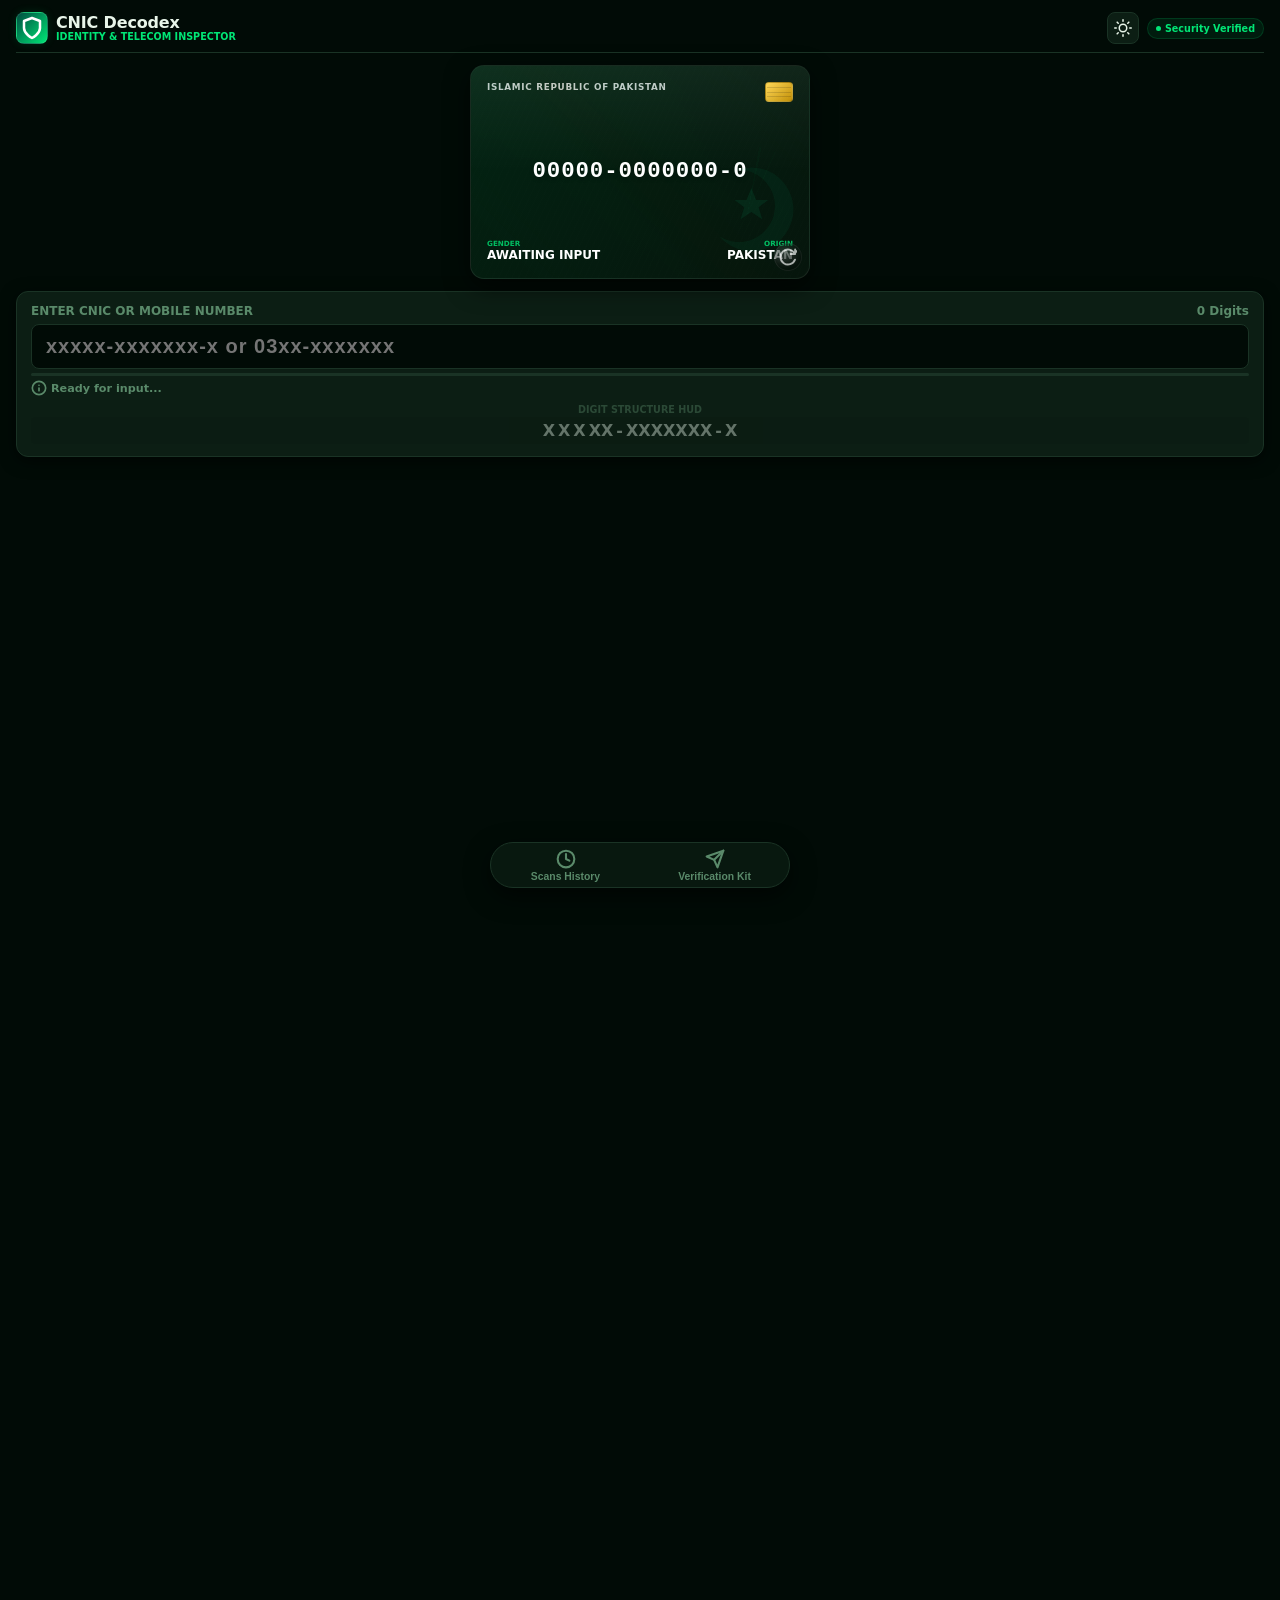
<file: app/src/main/assets/index.html>
<!DOCTYPE html>
<html lang="en">
<head>
  <meta charset="UTF-8">
  <meta name="viewport" content="width=device-width, initial-scale=1.0, maximum-scale=1.0, user-scalable=no">
  <title>PakCNIC Decodex - Identity & Telecom Inspector</title>
  <link rel="stylesheet" href="style.css">
  <!-- Native Bridge for Haptics & Audio -->
  <script>
    window.NativeBridge = {
      haptic: (type) => { if(window.AndroidBridge && window.AndroidBridge.haptic) window.AndroidBridge.haptic(type); }
    };
  </script>
</head>
<body class="dark-theme">
  <!-- Toast Notifications Container -->
  <div id="toast-container" class="toast-container"></div>

  <div class="app-container">
    
    <!-- Top Header -->
    <header>
      <div class="logo-container">
        <div class="logo-badge">
          <svg viewBox="0 0 24 24" width="24" height="24" fill="none" stroke="currentColor" stroke-width="2.5" stroke-linecap="round" stroke-linejoin="round">
            <path d="M12 22s8-4 8-10V5l-8-3-8 3v7c0 6 8 10 8 10z"/>
          </svg>
        </div>
        <div class="logo-text">
          <h1>CNIC Decodex</h1>
          <p>Identity & Telecom Inspector</p>
        </div>
      </div>
      
      <!-- Theme Switcher & Status Badge -->
      <div class="header-right">
        <button id="theme-toggle" class="theme-toggle-btn" aria-label="Toggle visual theme">
          <svg id="sun-icon" viewBox="0 0 24 24" width="18" height="18" fill="none" stroke="currentColor" stroke-width="2" stroke-linecap="round" stroke-linejoin="round">
            <circle cx="12" cy="12" r="5"/><line x1="12" y1="1" x2="12" y2="3"/><line x1="12" y1="21" x2="12" y2="23"/><line x1="4.22" y1="4.22" x2="5.64" y2="5.64"/><line x1="18.36" y1="18.36" x2="19.78" y2="19.78"/><line x1="1" y1="12" x2="3" y2="12"/><line x1="21" y1="12" x2="23" y2="12"/><line x1="4.22" y1="19.78" x2="5.64" y2="18.36"/><line x1="18.36" y1="5.64" x2="19.78" y2="4.22"/>
          </svg>
          <svg id="moon-icon" viewBox="0 0 24 24" width="18" height="18" fill="none" stroke="currentColor" stroke-width="2" stroke-linecap="round" stroke-linejoin="round" style="display:none;">
            <path d="M21 12.79A9 9 0 1 1 11.21 3 7 7 0 0 0 21 12.79z"/>
          </svg>
        </button>
        <div class="badge-pill">
          <span class="pulse-dot"></span>
          <span>Security Verified</span>
        </div>
      </div>
    </header>

    <!-- Visual Digital Card Mockup (CNIC Front / SIM Back) -->
    <section class="card-visual-wrapper">
      <div class="card-perspective-container">
        <!-- Laser Scan Effect -->
        <div id="laser-scan" class="laser-beam" style="display:none;">
          <div class="laser-glow"></div>
        </div>

        <div class="digital-card-rotator" id="digital-card">
          
          <!-- Front Face: CNIC Card Layout -->
          <div class="card-face card-front">
            <div class="card-glow"></div>
            <div class="card-flag-overlay">
              <svg viewBox="0 0 100 100" width="120" height="120" fill="rgba(16, 185, 129, 0.08)">
                <path d="M50 20 A30 30 0 1 1 35 75 A35 35 0 1 0 50 20 Z"/>
                <polygon points="62,35 66,45 76,45 68,51 71,61 62,55 53,61 56,51 48,45 58,45" fill="rgba(16, 185, 129, 0.12)"/>
              </svg>
            </div>
            
            <div class="card-top">
              <div class="card-label">ISLAMIC REPUBLIC OF PAKISTAN</div>
              <div class="card-chip">
                <div class="chip-line"></div>
                <div class="chip-line"></div>
                <div class="chip-line"></div>
              </div>
            </div>
            
            <div class="card-number" id="card-mock-number">00000-0000000-0</div>
            
            <div class="card-meta-row">
              <div class="card-meta-item">
                <span class="meta-label">GENDER</span>
                <span class="meta-val" id="card-mock-gender">AWAITING INPUT</span>
              </div>
              <div class="card-meta-item" style="text-align: right;">
                <span class="meta-label">ORIGIN</span>
                <span class="meta-val" id="card-mock-district">PAKISTAN</span>
              </div>
            </div>
          </div>
          
          <!-- Back Face: SIM Card / CNIC Back Layout -->
          <div class="card-face card-back">
            <div class="card-glow"></div>
            
            <!-- SIM Card Content (Hidden by default or toggled when entering Mobile Number) -->
            <div id="sim-back-content">
              <div class="card-top">
                <div class="sim-carrier-logo" id="sim-mock-carrier">CARRIER</div>
                <div class="sim-chip-wrapper">
                  <div class="sim-chip-grid">
                    <div class="sim-chip-contact"></div>
                    <div class="sim-chip-contact"></div>
                    <div class="sim-chip-contact"></div>
                    <div class="sim-chip-contact"></div>
                    <div class="sim-chip-contact"></div>
                    <div class="sim-chip-contact"></div>
                  </div>
                </div>
              </div>
              
              <div class="sim-number" id="sim-mock-number">0300-0000000</div>
              
              <div class="sim-meta-row">
                <div class="sim-meta-item">
                  <span class="sim-meta-label">TELECOM REGION</span>
                  <span class="sim-meta-val" id="sim-mock-operator">RESOLVING...</span>
                </div>
                <div class="sim-meta-item" style="text-align: right;">
                  <span class="sim-meta-label">COUNTRY</span>
                  <span class="sim-meta-val">PAKISTAN</span>
                </div>
              </div>
            </div>

            <!-- CNIC Card Back-Side Content (Toggled via double tap/long press in CNIC mode) -->
            <div id="cnic-back-content" style="display: none; height: 100%; flex-direction: column; justify-content: space-between;">
              <div class="magnetic-stripe"></div>
              <div class="signature-panel">
                <span class="auth-signature">AUTHORIZED SIGNATURE</span>
                <div class="sig-line"></div>
              </div>
              <div class="back-text">
                <p>This card is property of the Government of Pakistan.</p>
                <p>If found, please return to the nearest NADRA office.</p>
              </div>
          </div>
          
        </div>

        <!-- Translucent Card Flip Action Button -->
        <button class="flip-btn" id="flip-card-btn" aria-label="Flip card to reveal back details">
          <svg viewBox="0 0 24 24" width="18" height="18" fill="none" stroke="currentColor" stroke-width="2.5" stroke-linecap="round" stroke-linejoin="round">
            <path d="M21.5 2v6h-6M21.34 15.57a10 10 0 1 1-.57-8.38l5.67-5.67"/>
          </svg>
        </button>

      </div>
    </section>

    <!-- Main Workspace (Single Screen Controls) -->
    <main class="control-panel">
      
      <!-- Input Panel HUD -->
      <div class="glass-card input-card">
        <div class="input-panel-header">
          <label for="cnic-input" class="panel-title-label">Enter CNIC or Mobile Number</label>
          <span id="digit-counter" class="digit-counter">0 Digits</span>
        </div>
        
        <div class="search-container">
          <div class="input-wrapper">
            <input 
              type="tel" 
              id="cnic-input" 
              class="cnic-input" 
              placeholder="xxxxx-xxxxxxx-x or 03xx-xxxxxxx" 
              maxlength="15" 
              autocomplete="off"
              aria-label="Identity input field"
            >
            
            <!-- Quick Copy Action Tools -->
            <div class="copy-tools-container" id="copy-tools" style="display:none;">
              <button class="copy-btn" id="btn-copy-formatted" title="Copy Formatted Input">
                <svg viewBox="0 0 24 24" width="18" height="18" fill="none" stroke="currentColor" stroke-width="2" stroke-linecap="round" stroke-linejoin="round">
                  <rect x="9" y="9" width="13" height="13" rx="2" ry="2"/><path d="M5 15H4a2 2 0 0 1-2-2V4a2 2 0 0 1 2-2h9a2 2 0 0 1 2 2v1"/>
                </svg>
                <span>Format</span>
              </button>
              <button class="copy-btn" id="btn-copy-raw" title="Copy Raw Input">
                <svg viewBox="0 0 24 24" width="18" height="18" fill="none" stroke="currentColor" stroke-width="2" stroke-linecap="round" stroke-linejoin="round">
                  <path d="M16 4h2a2 2 0 0 1 2 2v14a2 2 0 0 1-2 2H6a2 2 0 0 1-2-2V6a2 2 0 0 1 2-2h2"/><rect x="8" y="2" width="8" height="4" rx="1" ry="1"/>
                </svg>
                <span>Raw</span>
              </button>
            </div>
          </div>

          <!-- Input Progress Track Indicator -->
          <div class="progress-bar-container">
            <div id="progress-bar" class="progress-bar"></div>
          </div>

          <div id="validation-status" class="validation-badge status-incomplete">
            <svg viewBox="0 0 24 24" width="16" height="16" fill="none" stroke="currentColor" stroke-width="2.5" stroke-linecap="round" stroke-linejoin="round">
              <circle cx="12" cy="12" r="10"/><line x1="12" y1="16" x2="12" y2="12"/><line x1="12" y1="8" x2="12.01" y2="8"/>
            </svg>
            <span>Ready for input...</span>
          </div>
        </div>

        <!-- Interactive Digit Inspector HUD (CNIC structure) -->
        <div class="inspector-hud-wrapper" id="inspector-hud-wrapper">
          <p class="section-micro-title">Digit Structure HUD</p>
          <div id="digit-inspector" class="digit-inspector">
            <span id="i-prov" title="Province Code">X</span>
            <span id="i-div" title="Division Code">X</span>
            <span id="i-dist" title="District Code">X</span>
            <span id="i-sub" title="Tehsil/UC Code">XX</span>
            <span id="i-dash1">-</span>
            <span id="i-fam" title="Family Unit Tracking Code">XXXXXXX</span>
            <span id="i-dash2">-</span>
            <span id="i-gen" title="Gender Designation Digit">X</span>
          </div>
        </div>
      </div>

      <!-- Decoded Results Display Frame -->
      <div id="results-wrapper" class="results-wrapper" style="display: none;">
        
        <!-- Action Row (Share Insights) -->
        <div class="results-header-row">
          <h3 class="results-title">Identity Insights</h3>
          <button id="btn-share-details" class="share-action-btn">
            <svg viewBox="0 0 24 24" width="16" height="16" fill="none" stroke="currentColor" stroke-width="2.5" stroke-linecap="round" stroke-linejoin="round">
              <circle cx="18" cy="5" r="3"/><circle cx="6" cy="12" r="3"/><circle cx="18" cy="19" r="3"/><line x1="8.59" y1="13.51" x2="15.42" y2="17.49"/><line x1="15.41" y1="6.51" x2="8.59" y2="10.49"/>
            </svg>
            <span>Share</span>
          </button>
        </div>

        <!-- A: CNIC Insights Grid -->
        <div class="results-grid" id="cnic-results-grid">
          
          <div class="result-item theme-province" id="card-province">
            <div class="result-label">Province / Territory</div>
            <div id="val-province" class="result-value">-</div>
            <div class="result-desc">Decoded from first digit of the location code block.</div>
          </div>
          
          <div class="result-item theme-division" id="card-division">
            <div class="result-label">Administrative Division</div>
            <div id="val-division" class="result-value">-</div>
            <div class="result-desc">Decoded from second digit.</div>
          </div>
          
          <div class="result-item theme-district" id="card-district">
            <div class="result-label">Registration District</div>
            <div id="val-district" class="result-value">-</div>
            <div class="result-desc">Decoded from third, fourth, and fifth digits.</div>
          </div>
          
          <div class="result-item theme-gender" id="card-gender">
            <div class="result-label">Gender Classification</div>
            <div id="val-gender" class="result-value">-</div>
            <div class="result-desc">Odd terminal digit indicates Male, Even indicates Female.</div>
          </div>
          
          <div class="result-item theme-family full-width-card" id="card-family">
            <div class="result-label">NADRA Family Unit ID</div>
            <div id="val-family" class="result-value">-</div>
            <div class="result-desc">Linking relatives to build family tree registries.</div>
          </div>

          <!-- OSINT Public Record Check Chips -->
          <div class="chip-container full-width-card">
            <a id="btn-osint-cnic" class="action-chip green-chip" href="#" target="_blank">
              <svg viewBox="0 0 24 24" width="14" height="14" fill="none" stroke="currentColor" stroke-width="2.5" stroke-linecap="round" stroke-linejoin="round">
                <circle cx="11" cy="11" r="8"/><line x1="21" y1="21" x2="16.65" y2="16.65"/>
              </svg>
              <span>Scan Public Records</span>
            </a>
          </div>
          
        </div>

        <!-- B: Mobile Operator Insights Grid -->
        <div class="results-grid" id="mobile-results-grid" style="display: none;">
          
          <div class="result-item theme-province full-width-card" id="card-mobile-carrier">
            <div class="result-label">Original Network Operator</div>
            <div id="val-mobile-carrier" class="result-value">-</div>
            <div class="result-desc">Resolved offline via prefix operator database mapping.</div>
          </div>

          <div class="result-item theme-division" id="card-mobile-prefix">
            <div class="result-label">Operator Prefix Code</div>
            <div id="val-mobile-prefix" class="result-value">-</div>
            <div class="result-desc">First 4 digits of the mobile dial code.</div>
          </div>

          <div class="result-item theme-gender" id="card-mobile-mnp">
            <div class="result-label">MNP Notice</div>
            <div class="result-value" style="font-size: 1.1rem; font-weight: bold; color: var(--accent-warm);">Portability Alert</div>
            <div class="result-desc">May be ported. Verify current operator by texting MNP to 667.</div>
          </div>

          <!-- Mobile OSINT Action Chips -->
          <div class="chip-container full-width-card">
            <a id="btn-osint-whatsapp" class="action-chip whatsapp-chip" href="#" target="_blank">
              <svg viewBox="0 0 24 24" width="14" height="14" fill="none" stroke="currentColor" stroke-width="2.5" stroke-linecap="round" stroke-linejoin="round">
                <path d="M21 11.5a8.38 8.38 0 0 1-.9 3.8 8.5 8.5 0 0 1-7.6 4.7 8.38 8.38 0 0 1-3.8-.9L3 21l1.9-5.7a8.38 8.38 0 0 1-.9-3.8 8.5 8.5 0 0 1 4.7-7.6 8.38 8.38 0 0 1 3.8-.9h.5a8.48 8.48 0 0 1 8 8v.5z"/>
              </svg>
              <span>WhatsApp Profile</span>
            </a>
            <a id="btn-osint-spam" class="action-chip spam-chip" href="#" target="_blank">
              <svg viewBox="0 0 24 24" width="14" height="14" fill="none" stroke="currentColor" stroke-width="2.5" stroke-linecap="round" stroke-linejoin="round">
                <path d="M10.29 3.86L1.82 18a2 2 0 0 0 1.71 3h16.94a2 2 0 0 0 1.71-3L13.71 3.86a2 2 0 0 0-3.42 0z"/><line x1="12" y1="9" x2="12" y2="13"/><line x1="12" y1="17" x2="12.01" y2="17"/>
              </svg>
              <span>Spam Reports</span>
            </a>
          </div>

        </div>

      </div>

    </main>

    <!-- Bottom Navigation Bar (Static triggers) -->
    <nav class="bottom-nav">
      <button id="toggle-history" class="nav-item">
        <svg viewBox="0 0 24 24" width="20" height="20" fill="none" stroke="currentColor" stroke-width="2.5" stroke-linecap="round" stroke-linejoin="round">
          <circle cx="12" cy="12" r="10"/><polyline points="12 6 12 12 16 14"/>
        </svg>
        <span>Scans History</span>
      </button>
      <button id="toggle-utilities" class="nav-item">
        <svg viewBox="0 0 24 24" width="20" height="20" fill="none" stroke="currentColor" stroke-width="2.5" stroke-linecap="round" stroke-linejoin="round">
          <line x1="22" y1="2" x2="11" y2="13"/><polygon points="22 2 15 22 11 13 2 9 22 2"/>
        </svg>
        <span>Verification Kit</span>
      </button>
    </nav>

    <!-- Drawer Overlay Panel: Recent Scans History -->
    <div id="drawer-history" class="drawer-overlay drawer-left">
      <div class="drawer-container">
        <div class="drawer-handle" aria-hidden="true"></div>
        <div class="drawer-header">
          <h3>Recent Scans</h3>
          <div class="drawer-actions">
            <button id="btn-clear-history" class="drawer-clear-btn" style="display:none;">Clear</button>
            <button class="drawer-close-btn" data-close="drawer-history">&times;</button>
          </div>
        </div>
        <div class="drawer-body">
          <div class="history-list" id="history-container">
            <div class="history-placeholder">No recent scans stored on this device.</div>
          </div>
        </div>
      </div>
    </div>

    <!-- Drawer Overlay Panel: SMS & Prefix Inquiry Kit -->
    <div id="drawer-utilities" class="drawer-overlay drawer-bottom">
      <div class="drawer-container">
        <div class="drawer-handle" aria-hidden="true"></div>
        <div class="drawer-header">
          <h3>Verification & Inquiry Kit</h3>
          <button class="drawer-close-btn" data-close="drawer-utilities">&times;</button>
        </div>
        <div class="drawer-body scrollable-drawer-body">
          
          <!-- Tab selector for Drawer Utilities -->
          <div class="drawer-tabs">
            <button id="tab-sms" class="drawer-tab-btn active">NADRA SMS Inquiry</button>
            <button id="tab-prefix" class="drawer-tab-btn">Operator Prefix Finder</button>
          </div>

          <!-- Utility Tab 1: SMS Shortcuts -->
          <div id="panel-sms" class="drawer-tab-panel active">
            <p class="drawer-tab-subtitle">Tapping opens prefilled inquiries in your native SMS application.</p>
            
            <div class="sms-list">
              <div class="sms-card">
                <div class="sms-meta">
                  <span class="sms-title">Vote & Polling Station</span>
                  <span class="sms-number">8300</span>
                </div>
                <p class="sms-desc">Verify vote registration details and polling location details.</p>
                <a href="sms:8300" class="sms-action-link">Check Vote</a>
              </div>

              <div class="sms-card">
                <div class="sms-meta">
                  <span class="sms-title">PTA Registered SIMs Count</span>
                  <span class="sms-number">668</span>
                </div>
                <p class="sms-desc">Checks SIM count registered under your identity card number.</p>
                <a href="sms:668" class="sms-action-link">Check SIMs</a>
              </div>

              <div class="sms-card">
                <div class="sms-meta">
                  <span class="sms-title">Family Tree Verification</span>
                  <span class="sms-number">8009</span>
                </div>
                <p class="sms-desc">Verifies details of registered family tree members linked to your unit ID.</p>
                <a href="sms:8009" class="sms-action-link">Verify Family</a>
              </div>

              <div class="sms-card">
                <div class="sms-meta">
                  <span class="sms-title">Identity Registration status</span>
                  <span class="sms-number">7000</span>
                </div>
                <p class="sms-desc">Verifies verification status of the national identity card.</p>
                <a href="sms:7000" class="sms-action-link">Verify ID</a>
              </div>
            </div>
          </div>

          <!-- Utility Tab 2: Telecom Prefix Finder -->
          <div id="panel-prefix" class="drawer-tab-panel">
            <p class="drawer-tab-subtitle">Search or filter Pakistani network operators by dialing prefixes.</p>
            <input type="text" id="prefix-search" class="drawer-search-input" placeholder="Search prefix (e.g., 0300, 0345)...">
            <div id="prefix-list-container" class="prefix-list-container">
              <!-- Dynamically populated prefix finder -->
            </div>
          </div>

        </div>
      </div>
    </div>

  </div>

  <script src="db.js"></script>
  <script src="app.js"></script>
</body>
</html>
</file>
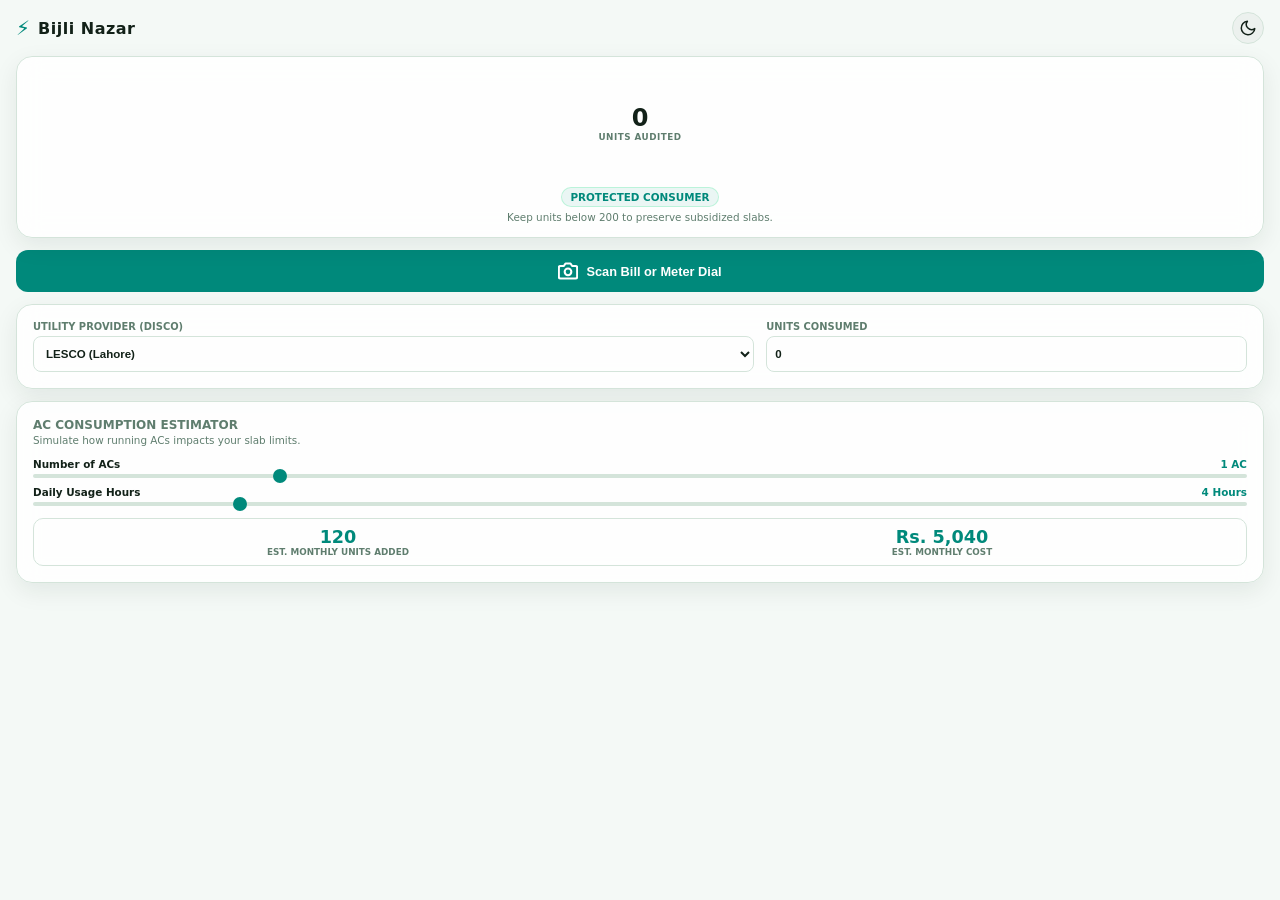
<file: projects/bijli-nazar/app/src/main/assets/index.html>
<!DOCTYPE html>
<html lang="en">
<head>
  <meta charset="UTF-8">
  <meta name="viewport" content="width=device-width, initial-scale=1.0, user-scalable=no">
  <title>Bijli Nazar - Electricity Watch</title>
  <link rel="stylesheet" href="style.css">
</head>
<body>

  <div class="app-container">
    
    <!-- Header Navigation -->
    <header>
      <div class="header-logo">
        <span class="logo-icon">⚡</span>
        <h1>Bijli Nazar</h1>
      </div>
      <div class="header-actions">
        <button id="theme-toggle" class="theme-toggle-btn" aria-label="Toggle theme">
          <svg id="sun-icon" viewBox="0 0 24 24" width="18" height="18" fill="none" stroke="currentColor" stroke-width="2" stroke-linecap="round" stroke-linejoin="round">
            <circle cx="12" cy="12" r="5"/><line x1="12" y1="1" x2="12" y2="3"/><line x1="12" y1="21" x2="12" y2="23"/><line x1="4.22" y1="4.22" x2="5.64" y2="5.64"/><line x1="18.36" y1="18.36" x2="19.78" y2="19.78"/><line x1="1" y1="12" x2="3" y2="12"/><line x1="21" y1="12" x2="23" y2="12"/><line x1="4.22" y1="19.78" x2="5.64" y2="18.36"/><line x1="18.36" y1="5.64" x2="19.78" y2="4.22"/>
          </svg>
          <svg id="moon-icon" viewBox="0 0 24 24" width="18" height="18" fill="none" stroke="currentColor" stroke-width="2" stroke-linecap="round" stroke-linejoin="round" style="display:none;">
            <path d="M21 12.79A9 9 0 1 1 11.21 3 7 7 0 0 0 21 12.79z"/>
          </svg>
        </button>
      </div>
    </header>

    <!-- Main visual dashboard dial: Protected Status Pacing Gauge -->
    <section class="gauge-section">
      <div class="glass-card gauge-card">
        <div class="gauge-wrapper">
          <svg class="gauge-svg" viewBox="0 0 120 120">
            <circle class="gauge-track" cx="60" cy="60" r="50"></circle>
            <circle id="gauge-fill" class="gauge-fill status-protected" cx="60" cy="60" r="50" stroke-dasharray="314.16" stroke-dashoffset="314.16"></circle>
          </svg>
          <div class="gauge-content">
            <span class="gauge-units" id="display-units">0</span>
            <span class="gauge-label">Units Audited</span>
          </div>
        </div>
        
        <div class="gauge-status-label">
          <span id="pacing-badge" class="badge badge-success">Protected Consumer</span>
          <p id="pacing-desc" class="pacing-desc">Keep units below 200 to preserve subsidized slabs.</p>
        </div>
      </div>
    </section>

    <!-- Interactive Workspace (Auditor / Calculator / AC Estimator) -->
    <main class="workspace-area">
      
      <!-- Scan Bill Action Button -->
      <div class="scan-action-container">
        <button id="btn-camera-scan" class="btn btn-scan">
          <svg viewBox="0 0 24 24" width="20" height="20" fill="none" stroke="currentColor" stroke-width="2.5" stroke-linecap="round" stroke-linejoin="round">
            <path d="M23 19a2 2 0 0 1-2 2H3a2 2 0 0 1-2-2V8a2 2 0 0 1 2-2h4l2-3h6l2 3h4a2 2 0 0 1 2 2z"/><circle cx="12" cy="13" r="4"/>
          </svg>
          <span>Scan Bill or Meter Dial</span>
        </button>
      </div>

      <!-- Input Controls Card -->
      <div class="glass-card controls-card">
        <div class="control-grid">
          <div class="input-field">
            <label for="disco-select">Utility Provider (DISCO)</label>
            <select id="disco-select">
              <option value="LESCO">LESCO (Lahore)</option>
              <option value="K-ELECTRIC">K-Electric (Karachi)</option>
              <option value="IESCO">IESCO (Islamabad)</option>
              <option value="MEPCO">MEPCO (Multan)</option>
              <option value="FESCO">FESCO (Faisalabad)</option>
              <option value="PESCO">PESCO (Peshawar)</option>
              <option value="HESCO">HESCO (Hyderabad)</option>
            </select>
          </div>
          <div class="input-field">
            <label for="units-input">Units Consumed</label>
            <input type="number" id="units-input" value="0" min="0" max="9999">
          </div>
        </div>
      </div>

      <!-- Itemized Forensic Audit Grid -->
      <div class="glass-card audit-card" id="audit-results" style="display: none;">
        <h3>Bill Audit Breakdown</h3>
        
        <div class="audit-list">
          <div class="audit-row">
            <span>Base Energy Cost</span>
            <span class="audit-val" id="audit-base">Rs. 0.00</span>
          </div>
          <div class="audit-row">
            <span>FCA / QTA Surcharges</span>
            <span class="audit-val" id="audit-surcharges">Rs. 0.00</span>
          </div>
          <div class="audit-row">
            <span>Government Taxes & Duties</span>
            <span class="audit-val" id="audit-taxes">Rs. 0.00</span>
          </div>
          <div class="audit-row total-row">
            <span>Calculated Bill Total</span>
            <span class="audit-val" id="audit-total">Rs. 0.00</span>
          </div>
        </div>
        <button class="btn btn-primary" id="btn-export-pdf" style="margin-top: 10px; height: 32px; font-size: 0.72rem; width: 100%;">
          📄 Print Audit PDF Report
        </button>

        <div class="discrepancy-panel" id="discrepancy-panel" style="display: none;">
          <div class="discrepancy-header">
            <span class="warning-icon">⚠️</span>
            <h4>Discrepancy Found!</h4>
          </div>
          <p>Your actual bill doesn't match NEPRA approved tariffs. Tap below to draft a dispute letter.</p>
          <button class="btn btn-dispute" id="btn-dispute-draft">Draft Dispute Template</button>
        </div>
      </div>

      <!-- AC Slab Estimator Panel -->
      <div class="glass-card estimator-card">
        <h3>AC Consumption Estimator</h3>
        <p class="section-subtitle">Simulate how running ACs impacts your slab limits.</p>
        
        <div class="slider-field">
          <div class="slider-header">
            <span>Number of ACs</span>
            <span id="ac-count-val">1 AC</span>
          </div>
          <input type="range" id="ac-count-slider" min="0" max="5" value="1">
        </div>

        <div class="slider-field">
          <div class="slider-header">
            <span>Daily Usage Hours</span>
            <span id="ac-hours-val">4 Hours</span>
          </div>
          <input type="range" id="ac-hours-slider" min="0" max="24" value="4">
        </div>

        <div class="estimation-result">
          <div class="est-units">
            <span id="est-units-added">0</span>
            <p>Est. Monthly Units Added</p>
          </div>
          <div class="est-cost">
            <span id="est-cost-added">Rs. 0</span>
            <p>Est. Monthly Cost</p>
          </div>
        </div>
      </div>

    </main>

  </div>

  <script src="db.js"></script>
  <script src="app.js"></script>
</body>
</html>
</file>
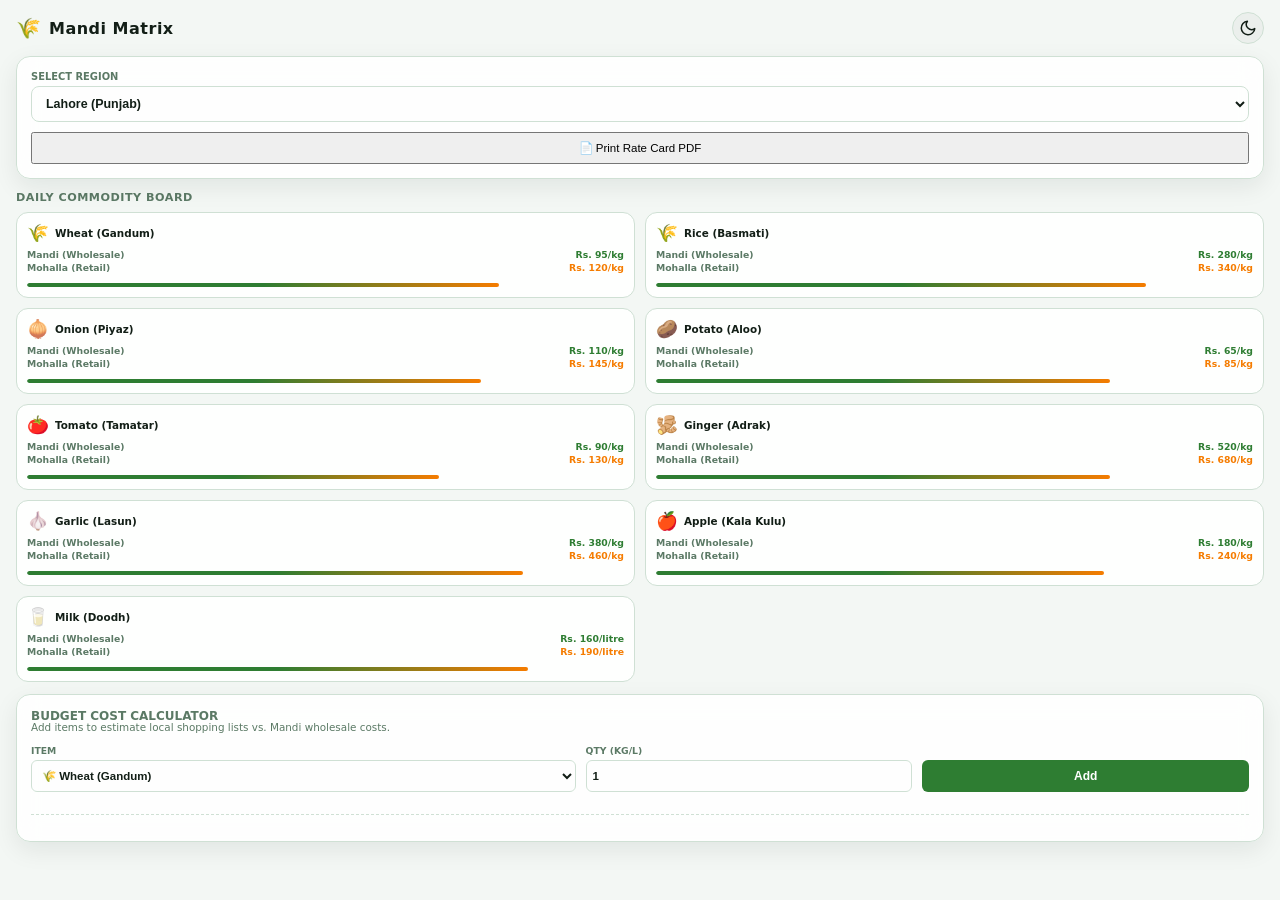
<file: projects/mandi-matrix/app/src/main/assets/index.html>
<!DOCTYPE html>
<html lang="en">
<head>
  <meta charset="UTF-8">
  <meta name="viewport" content="width=device-width, initial-scale=1.0, user-scalable=no">
  <title>Mandi Matrix - Agricultural Commodities</title>
  <link rel="stylesheet" href="style.css">
</head>
<body>

  <div class="app-container">
    
    <!-- Header -->
    <header>
      <div class="header-logo">
        <span class="logo-icon">🌾</span>
        <h1>Mandi Matrix</h1>
      </div>
      <button id="theme-toggle" class="theme-toggle-btn" aria-label="Toggle theme">
        <svg id="sun-icon" viewBox="0 0 24 24" width="18" height="18" fill="none" stroke="currentColor" stroke-width="2" stroke-linecap="round" stroke-linejoin="round">
          <circle cx="12" cy="12" r="5"/><line x1="12" y1="1" x2="12" y2="3"/><line x1="12" y1="21" x2="12" y2="23"/><line x1="4.22" y1="4.22" x2="5.64" y2="5.64"/><line x1="18.36" y1="18.36" x2="19.78" y2="19.78"/><line x1="1" y1="12" x2="3" y2="12"/><line x1="21" y1="12" x2="23" y2="12"/><line x1="4.22" y1="19.78" x2="5.64" y2="18.36"/><line x1="18.36" y1="5.64" x2="19.78" y2="4.22"/>
        </svg>
        <svg id="moon-icon" viewBox="0 0 24 24" width="18" height="18" fill="none" stroke="currentColor" stroke-width="2" stroke-linecap="round" stroke-linejoin="round" style="display:none;">
          <path d="M21 12.79A9 9 0 1 1 11.21 3 7 7 0 0 0 21 12.79z"/>
        </svg>
      </button>
    </header>

    <!-- Filters Section -->
    <section class="filters-card glass-card">
      <div class="filter-row">
        <label for="city-select">Select Region</label>
        <select id="city-select" aria-label="Region selector">
          <option value="Lahore">Lahore (Punjab)</option>
          <option value="Karachi">Karachi (Sindh)</option>
          <option value="Islamabad">Islamabad (Capital)</option>
        </select>
      </div>
      <button class="btn btn-primary" id="btn-export-pdf" style="margin-top: 10px; height: 32px; font-size: 0.72rem; width: 100%;">
        📄 Print Rate Card PDF
      </button>
    </section>

    <!-- Chalkboard Commodity Board -->
    <section class="board-section">
      <h2 class="board-title">Daily Commodity Board</h2>
      <div class="chalkboard-grid" id="rates-grid">
        <!-- Rendered dynamically by app.js -->
      </div>
    </section>

    <!-- Budget Planner Section -->
    <section class="planner-section glass-card">
      <h3>Budget Cost Calculator</h3>
      <p class="section-subtitle">Add items to estimate local shopping lists vs. Mandi wholesale costs.</p>

      <div class="planner-inputs">
        <div class="select-field">
          <label for="crop-add-select">Item</label>
          <select id="crop-add-select" aria-label="Crop selector">
            <!-- Populated dynamically -->
          </select>
        </div>
        <div class="input-field">
          <label for="crop-qty-input">Qty (kg/l)</label>
          <input type="number" id="crop-qty-input" value="1" min="1" max="100">
        </div>
        <button class="btn btn-add" id="btn-add-item">Add</button>
      </div>

      <!-- Itemized list results -->
      <div class="budget-items-list" id="budget-list">
        <!-- Added rows render here -->
      </div>

      <div class="budget-totals" id="budget-totals" style="display: none;">
        <div class="total-col">
          <span class="title">Wholesale Cost</span>
          <span class="cost-val" id="total-wholesale-cost">Rs. 0</span>
        </div>
        <div class="total-col">
          <span class="title">Retail Mohalla Cost</span>
          <span class="cost-val text-alert" id="total-retail-cost">Rs. 0</span>
        </div>
      </div>
    </section>

  </div>

  <script src="db.js"></script>
  <script src="app.js"></script>
</body>
</html>
</file>
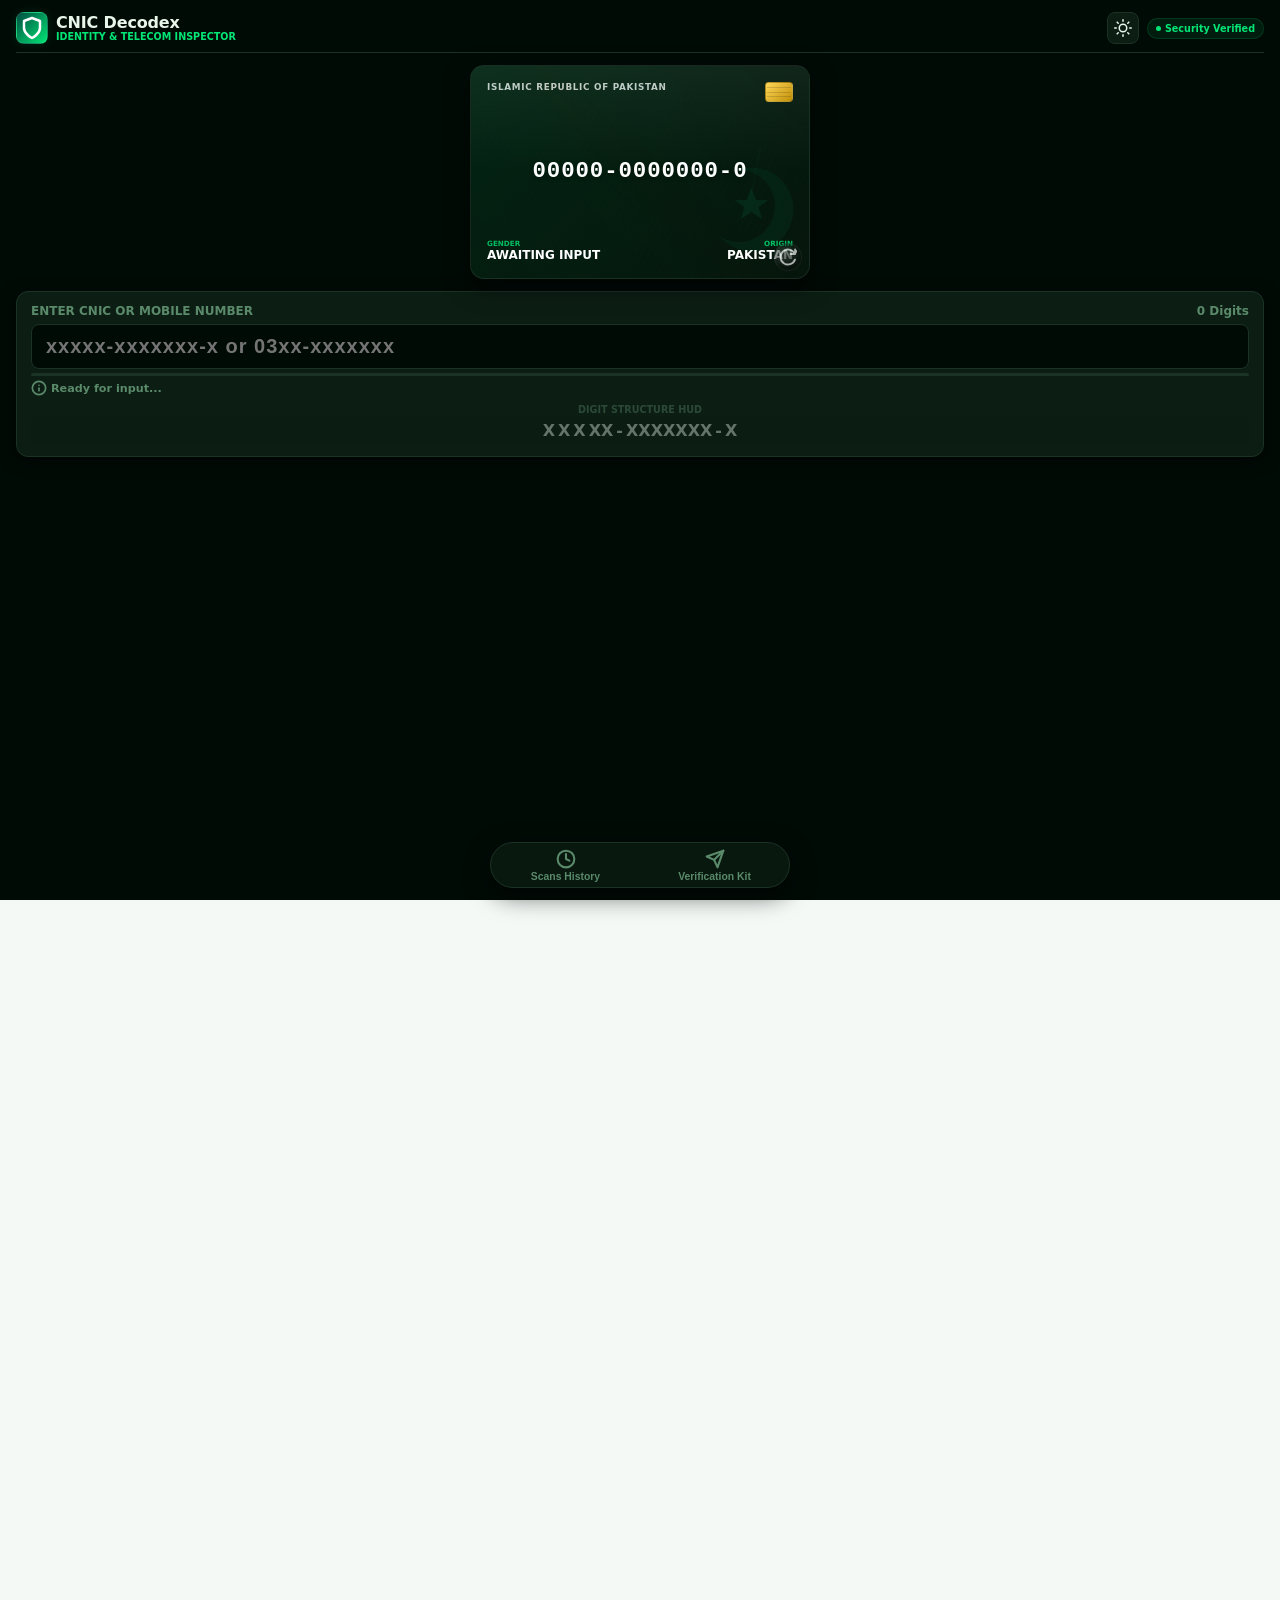
<file: projects/pakcnic-decodex/app/src/main/assets/index.html>
<!DOCTYPE html>
<html lang="en">
<head>
  <meta charset="UTF-8">
  <meta name="viewport" content="width=device-width, initial-scale=1.0, maximum-scale=1.0, user-scalable=no">
  <title>PakCNIC Decodex - Identity & Telecom Inspector</title>
  <link rel="stylesheet" href="style.css">
  <!-- Native Bridge for Haptics & Audio -->
  <script>
    window.NativeBridge = {
      haptic: (type) => { if(window.AndroidBridge && window.AndroidBridge.haptic) window.AndroidBridge.haptic(type); }
    };
  </script>
</head>
<body>
  <!-- Toast Notifications Container -->
  <div id="toast-container" class="toast-container"></div>

  <div class="app-container">
    
    <!-- Top Header -->
    <header>
      <div class="logo-container">
        <div class="logo-badge">
          <svg viewBox="0 0 24 24" width="24" height="24" fill="none" stroke="currentColor" stroke-width="2.5" stroke-linecap="round" stroke-linejoin="round">
            <path d="M12 22s8-4 8-10V5l-8-3-8 3v7c0 6 8 10 8 10z"/>
          </svg>
        </div>
        <div class="logo-text">
          <h1>CNIC Decodex</h1>
          <p>Identity & Telecom Inspector</p>
        </div>
      </div>
      
      <!-- Theme Switcher & Status Badge -->
      <div class="header-right">
        <button id="theme-toggle" class="theme-toggle-btn" aria-label="Toggle visual theme">
          <svg id="sun-icon" viewBox="0 0 24 24" width="18" height="18" fill="none" stroke="currentColor" stroke-width="2" stroke-linecap="round" stroke-linejoin="round">
            <circle cx="12" cy="12" r="5"/><line x1="12" y1="1" x2="12" y2="3"/><line x1="12" y1="21" x2="12" y2="23"/><line x1="4.22" y1="4.22" x2="5.64" y2="5.64"/><line x1="18.36" y1="18.36" x2="19.78" y2="19.78"/><line x1="1" y1="12" x2="3" y2="12"/><line x1="21" y1="12" x2="23" y2="12"/><line x1="4.22" y1="19.78" x2="5.64" y2="18.36"/><line x1="18.36" y1="5.64" x2="19.78" y2="4.22"/>
          </svg>
          <svg id="moon-icon" viewBox="0 0 24 24" width="18" height="18" fill="none" stroke="currentColor" stroke-width="2" stroke-linecap="round" stroke-linejoin="round" style="display:none;">
            <path d="M21 12.79A9 9 0 1 1 11.21 3 7 7 0 0 0 21 12.79z"/>
          </svg>
        </button>
        <div class="badge-pill">
          <span class="pulse-dot"></span>
          <span>Security Verified</span>
        </div>
      </div>
    </header>

    <!-- Visual Digital Card Mockup (CNIC Front / SIM Back) -->
    <section class="card-visual-wrapper">
      <div class="card-perspective-container">
        <!-- Laser Scan Effect -->
        <div id="laser-scan" class="laser-beam" style="display:none;">
          <div class="laser-glow"></div>
        </div>

        <div class="digital-card-rotator" id="digital-card">
          
          <!-- Front Face: CNIC Card Layout -->
          <div class="card-face card-front">
            <div class="card-glow"></div>
            <div class="card-flag-overlay">
              <svg viewBox="0 0 100 100" width="120" height="120" fill="rgba(16, 185, 129, 0.08)">
                <path d="M50 20 A30 30 0 1 1 35 75 A35 35 0 1 0 50 20 Z"/>
                <polygon points="62,35 66,45 76,45 68,51 71,61 62,55 53,61 56,51 48,45 58,45" fill="rgba(16, 185, 129, 0.12)"/>
              </svg>
            </div>
            
            <div class="card-top">
              <div class="card-label">ISLAMIC REPUBLIC OF PAKISTAN</div>
              <div class="card-chip">
                <div class="chip-line"></div>
                <div class="chip-line"></div>
                <div class="chip-line"></div>
              </div>
            </div>
            
            <div class="card-number" id="card-mock-number">00000-0000000-0</div>
            
            <div class="card-meta-row">
              <div class="card-meta-item">
                <span class="meta-label">GENDER</span>
                <span class="meta-val" id="card-mock-gender">AWAITING INPUT</span>
              </div>
              <div class="card-meta-item" style="text-align: right;">
                <span class="meta-label">ORIGIN</span>
                <span class="meta-val" id="card-mock-district">PAKISTAN</span>
              </div>
            </div>
          </div>
          
          <!-- Back Face: SIM Card / CNIC Back Layout -->
          <div class="card-face card-back">
            <div class="card-glow"></div>
            
            <!-- SIM Card Content (Hidden by default or toggled when entering Mobile Number) -->
            <div id="sim-back-content">
              <div class="card-top">
                <div class="sim-carrier-logo" id="sim-mock-carrier">CARRIER</div>
                <div class="sim-chip-wrapper">
                  <div class="sim-chip-grid">
                    <div class="sim-chip-contact"></div>
                    <div class="sim-chip-contact"></div>
                    <div class="sim-chip-contact"></div>
                    <div class="sim-chip-contact"></div>
                    <div class="sim-chip-contact"></div>
                    <div class="sim-chip-contact"></div>
                  </div>
                </div>
              </div>
              
              <div class="sim-number" id="sim-mock-number">0300-0000000</div>
              
              <div class="sim-meta-row">
                <div class="sim-meta-item">
                  <span class="sim-meta-label">TELECOM REGION</span>
                  <span class="sim-meta-val" id="sim-mock-operator">RESOLVING...</span>
                </div>
                <div class="sim-meta-item" style="text-align: right;">
                  <span class="sim-meta-label">COUNTRY</span>
                  <span class="sim-meta-val">PAKISTAN</span>
                </div>
              </div>
            </div>

            <!-- CNIC Card Back-Side Content (Toggled via double tap/long press in CNIC mode) -->
            <div id="cnic-back-content" style="display: none; height: 100%; flex-direction: column; justify-content: space-between;">
              <div class="magnetic-stripe"></div>
              <div class="signature-panel">
                <span class="auth-signature">AUTHORIZED SIGNATURE</span>
                <div class="sig-line"></div>
              </div>
              <div class="back-text">
                <p>This card is property of the Government of Pakistan.</p>
                <p>If found, please return to the nearest NADRA office.</p>
              </div>
          </div>
          
        </div>

        <!-- Translucent Card Flip Action Button -->
        <button class="flip-btn" id="flip-card-btn" aria-label="Flip card to reveal back details">
          <svg viewBox="0 0 24 24" width="18" height="18" fill="none" stroke="currentColor" stroke-width="2.5" stroke-linecap="round" stroke-linejoin="round">
            <path d="M21.5 2v6h-6M21.34 15.57a10 10 0 1 1-.57-8.38l5.67-5.67"/>
          </svg>
        </button>

      </div>
    </section>

    <!-- Main Workspace (Single Screen Controls) -->
    <main class="control-panel">
      
      <!-- Input Panel HUD -->
      <div class="glass-card input-card">
        <div class="input-panel-header">
          <label for="cnic-input" class="panel-title-label">Enter CNIC or Mobile Number</label>
          <span id="digit-counter" class="digit-counter">0 Digits</span>
        </div>
        
        <div class="search-container">
          <div class="input-wrapper">
            <input 
              type="tel" 
              id="cnic-input" 
              class="cnic-input" 
              placeholder="xxxxx-xxxxxxx-x or 03xx-xxxxxxx" 
              maxlength="15" 
              autocomplete="off"
              aria-label="Identity input field"
            >
            
            <!-- Quick Copy Action Tools -->
            <div class="copy-tools-container" id="copy-tools" style="display:none;">
              <button class="copy-btn" id="btn-copy-formatted" title="Copy Formatted Input">
                <svg viewBox="0 0 24 24" width="18" height="18" fill="none" stroke="currentColor" stroke-width="2" stroke-linecap="round" stroke-linejoin="round">
                  <rect x="9" y="9" width="13" height="13" rx="2" ry="2"/><path d="M5 15H4a2 2 0 0 1-2-2V4a2 2 0 0 1 2-2h9a2 2 0 0 1 2 2v1"/>
                </svg>
                <span>Format</span>
              </button>
              <button class="copy-btn" id="btn-copy-raw" title="Copy Raw Input">
                <svg viewBox="0 0 24 24" width="18" height="18" fill="none" stroke="currentColor" stroke-width="2" stroke-linecap="round" stroke-linejoin="round">
                  <path d="M16 4h2a2 2 0 0 1 2 2v14a2 2 0 0 1-2 2H6a2 2 0 0 1-2-2V6a2 2 0 0 1 2-2h2"/><rect x="8" y="2" width="8" height="4" rx="1" ry="1"/>
                </svg>
                <span>Raw</span>
              </button>
            </div>
          </div>

          <!-- Input Progress Track Indicator -->
          <div class="progress-bar-container">
            <div id="progress-bar" class="progress-bar"></div>
          </div>

          <div id="validation-status" class="validation-badge status-incomplete">
            <svg viewBox="0 0 24 24" width="16" height="16" fill="none" stroke="currentColor" stroke-width="2.5" stroke-linecap="round" stroke-linejoin="round">
              <circle cx="12" cy="12" r="10"/><line x1="12" y1="16" x2="12" y2="12"/><line x1="12" y1="8" x2="12.01" y2="8"/>
            </svg>
            <span>Ready for input...</span>
          </div>
        </div>

        <!-- Interactive Digit Inspector HUD (CNIC structure) -->
        <div class="inspector-hud-wrapper" id="inspector-hud-wrapper">
          <p class="section-micro-title">Digit Structure HUD</p>
          <div id="digit-inspector" class="digit-inspector">
            <span id="i-prov" title="Province Code">X</span>
            <span id="i-div" title="Division Code">X</span>
            <span id="i-dist" title="District Code">X</span>
            <span id="i-sub" title="Tehsil/UC Code">XX</span>
            <span id="i-dash1">-</span>
            <span id="i-fam" title="Family Unit Tracking Code">XXXXXXX</span>
            <span id="i-dash2">-</span>
            <span id="i-gen" title="Gender Designation Digit">X</span>
          </div>
        </div>
      </div>

      <!-- Decoded Results Display Frame -->
      <div id="results-wrapper" class="results-wrapper" style="display: none;">
        
        <!-- Action Row (Share Insights) -->
        <div class="results-header-row">
          <h3 class="results-title">Identity Insights</h3>
          <button id="btn-share-details" class="share-action-btn">
            <svg viewBox="0 0 24 24" width="16" height="16" fill="none" stroke="currentColor" stroke-width="2.5" stroke-linecap="round" stroke-linejoin="round">
              <circle cx="18" cy="5" r="3"/><circle cx="6" cy="12" r="3"/><circle cx="18" cy="19" r="3"/><line x1="8.59" y1="13.51" x2="15.42" y2="17.49"/><line x1="15.41" y1="6.51" x2="8.59" y2="10.49"/>
            </svg>
            <span>Share</span>
          </button>
        </div>

        <!-- A: CNIC Insights Grid -->
        <div class="results-grid" id="cnic-results-grid">
          
          <div class="result-item theme-province" id="card-province">
            <div class="result-label">Province / Territory</div>
            <div id="val-province" class="result-value">-</div>
            <div class="result-desc">Decoded from first digit of the location code block.</div>
          </div>
          
          <div class="result-item theme-division" id="card-division">
            <div class="result-label">Administrative Division</div>
            <div id="val-division" class="result-value">-</div>
            <div class="result-desc">Decoded from second digit.</div>
          </div>
          
          <div class="result-item theme-district" id="card-district">
            <div class="result-label">Registration District</div>
            <div id="val-district" class="result-value">-</div>
            <div class="result-desc">Decoded from third, fourth, and fifth digits.</div>
          </div>
          
          <div class="result-item theme-gender" id="card-gender">
            <div class="result-label">Gender Classification</div>
            <div id="val-gender" class="result-value">-</div>
            <div class="result-desc">Odd terminal digit indicates Male, Even indicates Female.</div>
          </div>
          
          <div class="result-item theme-family full-width-card" id="card-family">
            <div class="result-label">NADRA Family Unit ID</div>
            <div id="val-family" class="result-value">-</div>
            <div class="result-desc">Linking relatives to build family tree registries.</div>
          </div>

          <!-- OSINT Public Record Check Chips -->
          <div class="chip-container full-width-card">
            <a id="btn-osint-cnic" class="action-chip green-chip" href="#" target="_blank">
              <svg viewBox="0 0 24 24" width="14" height="14" fill="none" stroke="currentColor" stroke-width="2.5" stroke-linecap="round" stroke-linejoin="round">
                <circle cx="11" cy="11" r="8"/><line x1="21" y1="21" x2="16.65" y2="16.65"/>
              </svg>
              <span>Scan Public Records</span>
            </a>
          </div>
          
        </div>

        <!-- B: Mobile Operator Insights Grid -->
        <div class="results-grid" id="mobile-results-grid" style="display: none;">
          
          <div class="result-item theme-province full-width-card" id="card-mobile-carrier">
            <div class="result-label">Original Network Operator</div>
            <div id="val-mobile-carrier" class="result-value">-</div>
            <div class="result-desc">Resolved offline via prefix operator database mapping.</div>
          </div>

          <div class="result-item theme-division" id="card-mobile-prefix">
            <div class="result-label">Operator Prefix Code</div>
            <div id="val-mobile-prefix" class="result-value">-</div>
            <div class="result-desc">First 4 digits of the mobile dial code.</div>
          </div>

          <div class="result-item theme-gender" id="card-mobile-mnp">
            <div class="result-label">MNP Notice</div>
            <div class="result-value" style="font-size: 1.1rem; font-weight: bold; color: var(--accent-warm);">Portability Alert</div>
            <div class="result-desc">May be ported. Verify current operator by texting MNP to 667.</div>
          </div>

          <!-- Mobile OSINT Action Chips -->
          <div class="chip-container full-width-card">
            <a id="btn-osint-whatsapp" class="action-chip whatsapp-chip" href="#" target="_blank">
              <svg viewBox="0 0 24 24" width="14" height="14" fill="none" stroke="currentColor" stroke-width="2.5" stroke-linecap="round" stroke-linejoin="round">
                <path d="M21 11.5a8.38 8.38 0 0 1-.9 3.8 8.5 8.5 0 0 1-7.6 4.7 8.38 8.38 0 0 1-3.8-.9L3 21l1.9-5.7a8.38 8.38 0 0 1-.9-3.8 8.5 8.5 0 0 1 4.7-7.6 8.38 8.38 0 0 1 3.8-.9h.5a8.48 8.48 0 0 1 8 8v.5z"/>
              </svg>
              <span>WhatsApp Profile</span>
            </a>
            <a id="btn-osint-spam" class="action-chip spam-chip" href="#" target="_blank">
              <svg viewBox="0 0 24 24" width="14" height="14" fill="none" stroke="currentColor" stroke-width="2.5" stroke-linecap="round" stroke-linejoin="round">
                <path d="M10.29 3.86L1.82 18a2 2 0 0 0 1.71 3h16.94a2 2 0 0 0 1.71-3L13.71 3.86a2 2 0 0 0-3.42 0z"/><line x1="12" y1="9" x2="12" y2="13"/><line x1="12" y1="17" x2="12.01" y2="17"/>
              </svg>
              <span>Spam Reports</span>
            </a>
          </div>

        </div>

      </div>

    </main>

    <!-- Bottom Navigation Bar (Static triggers) -->
    <nav class="bottom-nav">
      <button id="toggle-history" class="nav-item">
        <svg viewBox="0 0 24 24" width="20" height="20" fill="none" stroke="currentColor" stroke-width="2.5" stroke-linecap="round" stroke-linejoin="round">
          <circle cx="12" cy="12" r="10"/><polyline points="12 6 12 12 16 14"/>
        </svg>
        <span>Scans History</span>
      </button>
      <button id="toggle-utilities" class="nav-item">
        <svg viewBox="0 0 24 24" width="20" height="20" fill="none" stroke="currentColor" stroke-width="2.5" stroke-linecap="round" stroke-linejoin="round">
          <line x1="22" y1="2" x2="11" y2="13"/><polygon points="22 2 15 22 11 13 2 9 22 2"/>
        </svg>
        <span>Verification Kit</span>
      </button>
    </nav>

    <!-- Drawer Overlay Panel: Recent Scans History -->
    <div id="drawer-history" class="drawer-overlay drawer-left">
      <div class="drawer-container">
        <div class="drawer-handle" aria-hidden="true"></div>
        <div class="drawer-header">
          <h3>Recent Scans</h3>
          <div class="drawer-actions">
            <button id="btn-clear-history" class="drawer-clear-btn" style="display:none;">Clear</button>
            <button class="drawer-close-btn" data-close="drawer-history">&times;</button>
          </div>
        </div>
        <div class="drawer-body">
          <div class="history-list" id="history-container">
            <div class="history-placeholder">No recent scans stored on this device.</div>
          </div>
        </div>
      </div>
    </div>

    <!-- Drawer Overlay Panel: SMS & Prefix Inquiry Kit -->
    <div id="drawer-utilities" class="drawer-overlay drawer-bottom">
      <div class="drawer-container">
        <div class="drawer-handle" aria-hidden="true"></div>
        <div class="drawer-header">
          <h3>Verification & Inquiry Kit</h3>
          <button class="drawer-close-btn" data-close="drawer-utilities">&times;</button>
        </div>
        <div class="drawer-body scrollable-drawer-body">
          
          <!-- Tab selector for Drawer Utilities -->
          <div class="drawer-tabs">
            <button id="tab-sms" class="drawer-tab-btn active">NADRA SMS Inquiry</button>
            <button id="tab-prefix" class="drawer-tab-btn">Operator Prefix Finder</button>
          </div>

          <!-- Utility Tab 1: SMS Shortcuts -->
          <div id="panel-sms" class="drawer-tab-panel active">
            <p class="drawer-tab-subtitle">Tapping opens prefilled inquiries in your native SMS application.</p>
            
            <div class="sms-list">
              <div class="sms-card">
                <div class="sms-meta">
                  <span class="sms-title">Vote & Polling Station</span>
                  <span class="sms-number">8300</span>
                </div>
                <p class="sms-desc">Verify vote registration details and polling location details.</p>
                <a href="sms:8300" class="sms-action-link">Check Vote</a>
              </div>

              <div class="sms-card">
                <div class="sms-meta">
                  <span class="sms-title">PTA Registered SIMs Count</span>
                  <span class="sms-number">668</span>
                </div>
                <p class="sms-desc">Checks SIM count registered under your identity card number.</p>
                <a href="sms:668" class="sms-action-link">Check SIMs</a>
              </div>

              <div class="sms-card">
                <div class="sms-meta">
                  <span class="sms-title">Family Tree Verification</span>
                  <span class="sms-number">8009</span>
                </div>
                <p class="sms-desc">Verifies details of registered family tree members linked to your unit ID.</p>
                <a href="sms:8009" class="sms-action-link">Verify Family</a>
              </div>

              <div class="sms-card">
                <div class="sms-meta">
                  <span class="sms-title">Identity Registration status</span>
                  <span class="sms-number">7000</span>
                </div>
                <p class="sms-desc">Verifies verification status of the national identity card.</p>
                <a href="sms:7000" class="sms-action-link">Verify ID</a>
              </div>
            </div>
          </div>

          <!-- Utility Tab 2: Telecom Prefix Finder -->
          <div id="panel-prefix" class="drawer-tab-panel">
            <p class="drawer-tab-subtitle">Search or filter Pakistani network operators by dialing prefixes.</p>
            <input type="text" id="prefix-search" class="drawer-search-input" placeholder="Search prefix (e.g., 0300, 0345)...">
            <div id="prefix-list-container" class="prefix-list-container">
              <!-- Dynamically populated prefix finder -->
            </div>
          </div>

        </div>
      </div>
    </div>

  </div>

  <script src="db.js"></script>
  <script src="app.js"></script>
</body>
</html>
</file>
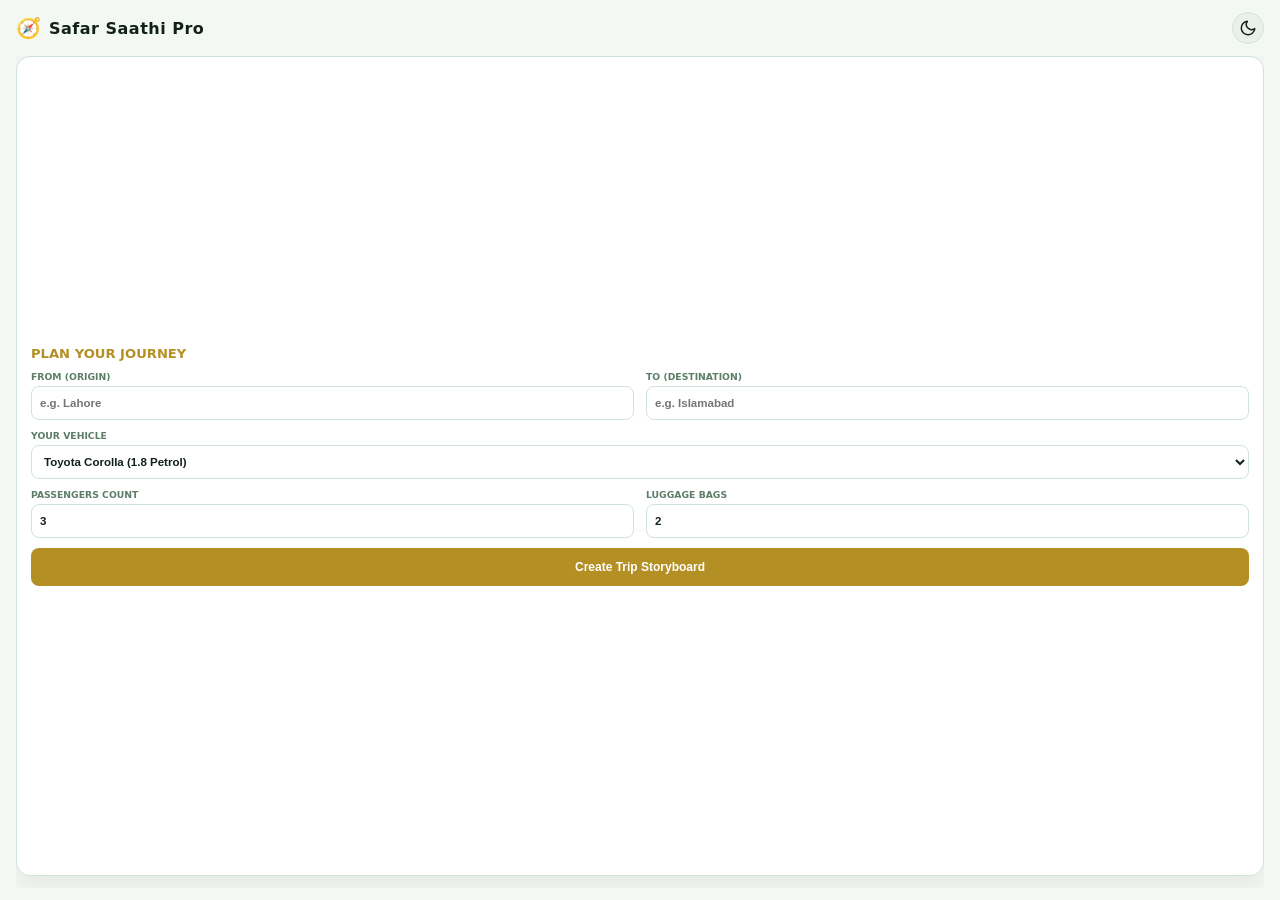
<file: projects/safar-saathi/app/src/main/assets/index.html>
<!DOCTYPE html>
<html lang="en">
<head>
  <meta charset="UTF-8">
  <meta name="viewport" content="width=device-width, initial-scale=1.0, user-scalable=no">
  <title>Safar Saathi Pro - Road Trip Planner</title>
  <link rel="stylesheet" href="style.css">
</head>
<body>

  <div class="app-container">
    
    <!-- Header -->
    <header>
      <div class="header-logo">
        <span class="logo-icon">🧭</span>
        <h1>Safar Saathi Pro</h1>
      </div>
      <button id="theme-toggle" class="theme-toggle-btn" aria-label="Toggle theme">
        <svg id="sun-icon" viewBox="0 0 24 24" width="18" height="18" fill="none" stroke="currentColor" stroke-width="2" stroke-linecap="round" stroke-linejoin="round">
          <circle cx="12" cy="12" r="5"/><line x1="12" y1="1" x2="12" y2="3"/><line x1="12" y1="21" x2="12" y2="23"/><line x1="4.22" y1="4.22" x2="5.64" y2="5.64"/><line x1="18.36" y1="18.36" x2="19.78" y2="19.78"/><line x1="1" y1="12" x2="3" y2="12"/><line x1="21" y1="12" x2="23" y2="12"/><line x1="4.22" y1="19.78" x2="5.64" y2="18.36"/><line x1="18.36" y1="5.64" x2="19.78" y2="4.22"/>
        </svg>
        <svg id="moon-icon" viewBox="0 0 24 24" width="18" height="18" fill="none" stroke="currentColor" stroke-width="2" stroke-linecap="round" stroke-linejoin="round" style="display:none;">
          <path d="M21 12.79A9 9 0 1 1 11.21 3 7 7 0 0 0 21 12.79z"/>
        </svg>
      </button>
    </header>

    <!-- Main Content Area -->
    <main class="trip-workspace">
      
      <!-- Panel 1: Setup Wizard -->
      <section class="wizard-panel glass-card" id="setup-wizard-panel">
        <h2 class="section-title">Plan Your Journey</h2>
        
        <div class="control-grid">
          <div class="input-field">
            <label for="origin-input">From (Origin)</label>
            <input type="text" id="origin-input" list="cities-list" placeholder="e.g. Lahore">
          </div>
          <div class="input-field">
            <label for="destination-input">To (Destination)</label>
            <input type="text" id="destination-input" list="cities-list" placeholder="e.g. Islamabad">
          </div>
        </div>

        <datalist id="cities-list">
          <option value="Lahore"></option>
          <option value="Islamabad"></option>
          <option value="Karachi"></option>
          <option value="Peshawar"></option>
          <option value="Quetta"></option>
          <option value="Multan"></option>
          <option value="Faisalabad"></option>
          <option value="Gwadar"></option>
          <option value="Naran"></option>
          <option value="Kaghan"></option>
          <option value="Hunza"></option>
          <option value="Gilgit"></option>
          <option value="Swat"></option>
          <option value="Murree"></option>
          <option value="Abbottabad"></option>
          <option value="Skardu"></option>
          <option value="Muzaffarabad"></option>
          <option value="Chitral"></option>
          <option value="Nathia Gali"></option>
          <option value="Sialkot"></option>
        </datalist>

        <div class="input-field">
          <label for="car-select">Your Vehicle</label>
          <select id="car-select">
            <!-- Populated from db.js -->
          </select>
        </div>

        <div class="control-grid">
          <div class="input-field">
            <label for="passengers-input">Passengers Count</label>
            <input type="number" id="passengers-input" value="3" min="1" max="8">
          </div>
          <div class="input-field">
            <label for="luggage-input">Luggage Bags</label>
            <input type="number" id="luggage-input" value="2" min="0" max="6">
          </div>
        </div>

        <button class="btn btn-primary" id="btn-generate-trip">
          Create Trip Storyboard
        </button>
      </section>

      <!-- Panel 2: Storyboard Itinerary -->
      <section class="storyboard-panel glass-card" id="storyboard-panel" style="display: none;">
        <h2 class="section-title">Trip Storyboard</h2>
        
        <!-- Summary Strip -->
        <div class="trip-summary-strip">
          <div class="metric">
            <span id="summary-distance">0 km</span>
            <p>Distance</p>
          </div>
          <div class="metric">
            <span id="summary-eta">0 hrs</span>
            <p>ETA</p>
          </div>
          <div class="metric">
            <span id="summary-fuel-cost">Rs. 0</span>
            <p>Est. Fuel Cost</p>
          </div>
        </div>

        <!-- Scrollable Story Timeline -->
        <div class="timeline-container" id="timeline-list">
          <!-- Populated by app.js -->
        </div>

        <!-- Actions -->
        <div class="storyboard-actions">
          <button class="btn btn-secondary" id="btn-back-setup">Back to Plan</button>
          <button class="btn btn-secondary" id="btn-export-pdf">📄 Print PDF</button>
          <button class="btn btn-drive" id="btn-start-drive">Enter Drive Mode</button>
        </div>
      </section>

      <!-- Panel 3: Drive Mode HUD overlay -->
      <section class="drive-panel" id="drive-mode-panel" style="display: none;">
        <div class="hud-header">
          <span class="pulse-icon">🔴</span>
          <h3>DRIVE MODE ACTIVE</h3>
        </div>

        <div class="hud-compass-card">
          <div class="compass-ring">
            <div class="compass-direction" id="hud-compass-text">N</div>
          </div>
          <div class="hud-speed-gauge">
            <span class="speed">110</span>
            <span class="unit">km/h</span>
            <p>Speed Limit: 120</p>
          </div>
        </div>

        <div class="hud-stop-alert">
          <span class="alert-icon">⛽</span>
          <div class="alert-content">
            <h4 id="hud-next-stop-title">Bhera Service Area</h4>
            <p id="hud-next-stop-desc">Upcoming rest area in 12 km</p>
          </div>
        </div>

        <div class="hud-emergency-actions">
          <a class="btn btn-emergency" href="tel:130">
            📞 Call Motorway Police (130)
          </a>
          <button class="btn btn-hud-exit" id="btn-exit-drive">Exit Drive Mode</button>
        </div>
      </section>

    </main>

  </div>

  <script src="db.js"></script>
  <script src="app.js"></script>
</body>
</html>
</file>
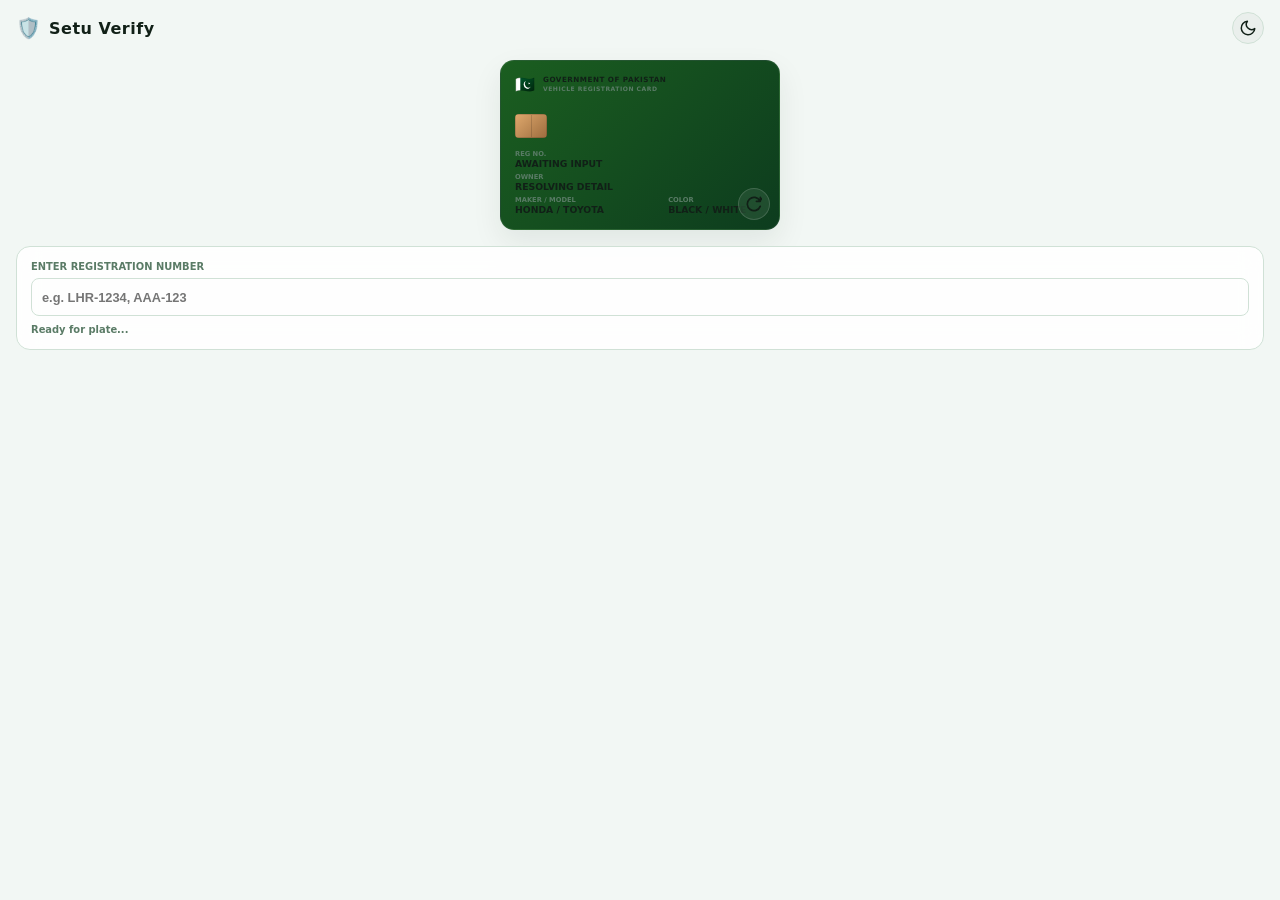
<file: projects/setu/app/src/main/assets/index.html>
<!DOCTYPE html>
<html lang="en">
<head>
  <meta charset="UTF-8">
  <meta name="viewport" content="width=device-width, initial-scale=1.0, user-scalable=no">
  <title>Setu - Excise Trust Engine</title>
  <link rel="stylesheet" href="style.css">
</head>
<body>

  <div class="app-container">
    
    <!-- Header -->
    <header>
      <div class="header-logo">
        <span class="logo-icon">🛡️</span>
        <h1>Setu Verify</h1>
      </div>
      <button id="theme-toggle" class="theme-toggle-btn" aria-label="Toggle theme">
        <svg id="sun-icon" viewBox="0 0 24 24" width="18" height="18" fill="none" stroke="currentColor" stroke-width="2" stroke-linecap="round" stroke-linejoin="round">
          <circle cx="12" cy="12" r="5"/><line x1="12" y1="1" x2="12" y2="3"/><line x1="12" y1="21" x2="12" y2="23"/><line x1="4.22" y1="4.22" x2="5.64" y2="5.64"/><line x1="18.36" y1="18.36" x2="19.78" y2="19.78"/><line x1="1" y1="12" x2="3" y2="12"/><line x1="21" y1="12" x2="23" y2="12"/><line x1="4.22" y1="19.78" x2="5.64" y2="18.36"/><line x1="18.36" y1="5.64" x2="19.78" y2="4.22"/>
        </svg>
        <svg id="moon-icon" viewBox="0 0 24 24" width="18" height="18" fill="none" stroke="currentColor" stroke-width="2" stroke-linecap="round" stroke-linejoin="round" style="display:none;">
          <path d="M21 12.79A9 9 0 1 1 11.21 3 7 7 0 0 0 21 12.79z"/>
        </svg>
      </button>
    </header>

    <!-- Visual Container: Smart Card & Plate Rotator -->
    <section class="card-visual-wrapper">
      <div class="card-perspective-container">
        
        <div class="digital-card-rotator" id="digital-card">
          
          <!-- Front Face: Excise Smart Card Mockup -->
          <div class="card-face card-front">
            <div class="smart-card-top">
              <div class="card-emblem">🇵🇰</div>
              <div class="card-header-txt">GOVERNMENT OF PAKISTAN<br><span>VEHICLE REGISTRATION CARD</span></div>
            </div>
            
            <div class="smart-card-chip">
              <div class="chip-contacts"></div>
            </div>

            <div class="smart-card-details">
              <div class="detail-row">
                <span class="lbl">REG NO.</span>
                <span class="val" id="mock-reg-no">AWAITING INPUT</span>
              </div>
              <div class="detail-row">
                <span class="lbl">OWNER</span>
                <span class="val" id="mock-owner">RESOLVING DETAIL</span>
              </div>
              <div class="detail-grid">
                <div class="detail-row">
                  <span class="lbl">MAKER / MODEL</span>
                  <span class="val" id="mock-model">HONDA / TOYOTA</span>
                </div>
                <div class="detail-row">
                  <span class="lbl">COLOR</span>
                  <span class="val" id="mock-color">BLACK / WHITE</span>
                </div>
              </div>
            </div>
          </div>
          
          <!-- Back Face: Localized License Plate Generator -->
          <div class="card-face card-back" id="plate-face">
            <div class="plate-inner-container">
              <div class="plate-emblem" id="plate-province-logo">🏛️</div>
              <div class="plate-number" id="plate-number-display">ABC-123</div>
              <div class="plate-province-name" id="plate-province-name">PUNJAB</div>
            </div>
          </div>

        </div>

        <!-- Translucent Card Flip Action Button -->
        <button class="flip-btn" id="flip-card-btn" aria-label="Flip card to reveal license plate">
          <svg viewBox="0 0 24 24" width="16" height="16" fill="none" stroke="currentColor" stroke-width="2.5" stroke-linecap="round" stroke-linejoin="round">
            <path d="M21.5 2v6h-6M21.34 15.57a10 10 0 1 1-.57-8.38l5.67-5.67"/>
          </svg>
        </button>

      </div>
    </section>

    <!-- Workspace Controls -->
    <main class="control-panel">
      
      <!-- Input Panel HUD -->
      <div class="glass-card input-card">
        <label for="plate-input" class="panel-title-label">Enter Registration Number</label>
        <div class="search-container">
          <input 
            type="text" 
            id="plate-input" 
            placeholder="e.g. LHR-1234, AAA-123" 
            autocomplete="off"
            aria-label="License plate input"
          >
          <div id="validation-status" class="validation-badge status-incomplete">
            <span>Ready for plate...</span>
          </div>
        </div>
      </div>

      <!-- Action Verification Chips -->
      <div class="chip-container" id="action-chips" style="display: none;">
        <a id="btn-excise" class="action-chip verify-chip" href="#" target="_blank">
          🛡️ Query Excise Portal
        </a>
        <a id="btn-cplc" class="action-chip cplc-chip" href="#" target="_blank">
          🚓 CPLC Stolen Check
        </a>
        <button id="btn-export-pdf" class="action-chip verify-chip" style="border:none; cursor:pointer;">
          📄 Export Report PDF
        </button>
      </div>

    </main>

  </div>

  <script src="app.js"></script>
</body>
</html>
</file>
<file: app/src/main/assets/style.css>
/* PakCNIC Decodex Premium CSS Styling System */

/* Theme Color Tokens */
.dark-theme {
  --bg-deep: #010b06;         /* OLED midnight green background */
  --bg-surface: #0c1e14;      /* Glass surface panel */
  --bg-surface-alt: #132a1e;  /* Highlight surface */
  --border-subtle: #1a3325;   /* Subtle outline borders */
  --border-focus: #00e676;    /* Active input border */
  --text-primary: #e8f5e9;    /* High contrast green-white text */
  --text-secondary: #5a8a6a;  /* Subdued green-grey text */
  --text-muted: #2f563d;      /* Flat text */
  --card-bg-gradient: linear-gradient(135deg, #022312 0%, #06140b 100%);
  --shadow-glow: rgba(0, 230, 118, 0.12);
  --shadow-color: rgba(0, 0, 0, 0.6);
}

.light-theme {
  --bg-deep: #f4f9f6;         /* Warm paper-white background */
  --bg-surface: #ffffff;      /* White card panels */
  --bg-surface-alt: #eaf3ed;  /* Active card background */
  --border-subtle: #d4e4da;   /* Soft grey-green outline */
  --border-focus: #00695c;    /* Deep green focus outline */
  --text-primary: #122118;    /* Near black text */
  --text-secondary: #5f7d6e;  /* Soft grey text */
  --text-muted: #94b2a3;      /* Muted text */
  --card-bg-gradient: linear-gradient(135deg, #00695c 0%, #10b981 100%);
  --shadow-glow: rgba(0, 105, 92, 0.08);
  --shadow-color: rgba(18, 33, 24, 0.08);
}

:root {
  --accent-primary: #00e676;    /* Glowing Green */
  --accent-secondary: #00b0ff;  /* Glowing Blue */
  --accent-warm: #ffd54f;       /* Glowing Gold */
  --accent-pink: #ff4081;       /* Glowing Pink */
  
  --font-main: system-ui, -apple-system, BlinkMacSystemFont, "Segoe UI", Roboto, sans-serif;
  --font-mono: "Courier New", Courier, monospace;
  
  --transition-normal: all 0.3s cubic-bezier(0.25, 0.8, 0.25, 1);
  --transition-spring: all 0.45s cubic-bezier(0.175, 0.885, 0.32, 1.275);
}

/* Global Reset */
* {
  box-sizing: border-box;
  margin: 0;
  padding: 0;
  -webkit-font-smoothing: antialiased;
  -moz-osx-font-smoothing: grayscale;
}

html, body {
  background-color: var(--bg-deep);
  color: var(--text-primary);
  font-family: var(--font-main);
  height: 100%;
  width: 100%;
  overflow: hidden; /* Strict single-window lock */
  scrollbar-width: none; /* Firefox */
  -ms-overflow-style: none; /* IE/Edge */
}

html::-webkit-scrollbar, body::-webkit-scrollbar {
  display: none; /* Chrome/Safari/WebView */
}

body {
  display: flex;
  flex-direction: column;
  transition: var(--transition-normal);
  user-select: none;
  -webkit-user-select: none;
  -webkit-tap-highlight-color: transparent;
}

/* Strict Layout container */
.app-container {
  display: flex;
  flex-direction: column;
  height: 100%;
  width: 100%;
  padding: 12px 16px 72px 16px; /* Space for bottom navigation */
}

/* Header */
header {
  display: flex;
  justify-content: space-between;
  align-items: center;
  padding-bottom: 8px;
  border-bottom: 1px solid var(--border-subtle);
  margin-bottom: 12px;
  flex-shrink: 0;
}

.logo-container {
  display: flex;
  align-items: center;
  gap: 8px;
}

.logo-badge {
  background: linear-gradient(135deg, #004d40 0%, var(--border-focus) 100%);
  color: #ffffff;
  width: 32px;
  height: 32px;
  border-radius: 8px;
  display: flex;
  align-items: center;
  justify-content: center;
  box-shadow: 0 0 10px var(--shadow-glow);
  border: 1px solid rgba(255, 255, 255, 0.1);
}

.logo-text h1 {
  font-size: 1rem;
  font-weight: 800;
  line-height: 1.1;
  letter-spacing: -0.01em;
}

.logo-text p {
  font-size: 0.6rem;
  color: var(--border-focus);
  font-weight: 700;
  text-transform: uppercase;
}

.header-right {
  display: flex;
  align-items: center;
  gap: 8px;
}

.theme-toggle-btn {
  background: var(--bg-surface);
  border: 1px solid var(--border-subtle);
  color: var(--text-primary);
  width: 32px;
  height: 32px;
  border-radius: 8px;
  display: flex;
  align-items: center;
  justify-content: center;
  cursor: pointer;
  transition: var(--transition-normal);
}

.theme-toggle-btn:active {
  transform: scale(0.9);
}

.badge-pill {
  background: rgba(0, 230, 118, 0.08);
  border: 1px solid rgba(0, 230, 118, 0.15);
  color: var(--border-focus);
  padding: 4px 8px;
  border-radius: 12px;
  font-size: 0.6rem;
  font-weight: 700;
  display: flex;
  align-items: center;
  gap: 4px;
}

.badge-pill .pulse-dot {
  width: 5px;
  height: 5px;
  background: var(--border-focus);
  border-radius: 50%;
  animation: pulse-animation 2s infinite;
}

@keyframes pulse-animation {
  0% { transform: scale(0.9); box-shadow: 0 0 0 0 rgba(0, 230, 118, 0.7); }
  70% { transform: scale(1.1); box-shadow: 0 0 0 4px rgba(0, 230, 118, 0); }
  100% { transform: scale(0.9); box-shadow: 0 0 0 0 rgba(0, 230, 118, 0); }
}

/* 3D Perspective Card visual mockup */
.card-visual-wrapper {
  perspective: 1000px;
  width: 100%;
  display: flex;
  justify-content: center;
  margin-bottom: 12px;
  flex-shrink: 0;
}

.card-perspective-container {
  width: 100%;
  max-width: 340px;
  aspect-ratio: 1.586;
  position: relative;
}

.digital-card-rotator {
  width: 100%;
  height: 100%;
  position: absolute;
  transform-style: preserve-3d;
  transition: transform 0.6s cubic-bezier(0.4, 0, 0.2, 1);
}

/* Card is rotated when SIM mode is active */
.digital-card-rotator.flipped {
  transform: rotateY(180deg);
}

.card-face {
  position: absolute;
  width: 100%;
  height: 100%;
  backface-visibility: hidden;
  border-radius: 14px;
  padding: 16px;
  color: #ffffff;
  display: flex;
  flex-direction: column;
  justify-content: space-between;
  box-shadow: 0 8px 24px var(--shadow-color);
  border: 1px solid rgba(255, 255, 255, 0.08);
  overflow: hidden;
  transition: box-shadow 0.3s ease;
}

/* Glow Shadow based on mode */
.digital-card-rotator.glow-cnic .card-front {
  box-shadow: 0 0 35px rgba(0, 230, 118, 0.25), 0 8px 24px var(--shadow-color);
}
.digital-card-rotator.glow-jazz .card-back {
  box-shadow: 0 0 35px rgba(229, 57, 53, 0.25), 0 8px 24px var(--shadow-color);
}
.digital-card-rotator.glow-zong .card-back {
  box-shadow: 0 0 35px rgba(216, 27, 96, 0.25), 0 8px 24px var(--shadow-color);
}
.digital-card-rotator.glow-telenor .card-back {
  box-shadow: 0 0 35px rgba(0, 176, 255, 0.25), 0 8px 24px var(--shadow-color);
}
.digital-card-rotator.glow-ufone .card-back {
  box-shadow: 0 0 35px rgba(251, 140, 0, 0.25), 0 8px 24px var(--shadow-color);
}
.digital-card-rotator.glow-scom .card-back {
  box-shadow: 0 0 35px rgba(76, 175, 80, 0.25), 0 8px 24px var(--shadow-color);
}

.card-glow {
  position: absolute;
  top: 0;
  left: 0;
  width: 100%;
  height: 50%;
  background: linear-gradient(rgba(255, 255, 255, 0.05), transparent);
  pointer-events: none;
}

/* Front Face: CNIC Design */
.card-front {
  background: var(--card-bg-gradient);
}

.card-flag-overlay {
  position: absolute;
  right: -8px;
  bottom: -8px;
  pointer-events: none;
  opacity: 0.8;
}

.card-top {
  display: flex;
  justify-content: space-between;
  align-items: flex-start;
}

.card-label {
  font-size: 0.55rem;
  font-weight: 700;
  letter-spacing: 0.08em;
  opacity: 0.75;
}

.card-chip {
  width: 28px;
  height: 20px;
  background: linear-gradient(135deg, #ffd54f 0%, #bf8c00 100%);
  border-radius: 4px;
  border: 0.5px solid rgba(0, 0, 0, 0.2);
  display: flex;
  flex-direction: column;
  justify-content: space-evenly;
  padding: 1px;
}

.chip-line {
  height: 1px;
  background: rgba(0, 0, 0, 0.15);
}

.card-number {
  font-size: 1.4rem;
  font-weight: 700;
  letter-spacing: 0.04em;
  text-align: center;
  font-family: var(--font-mono);
  text-shadow: 0 2px 4px rgba(0, 0, 0, 0.3);
}

.card-meta-row {
  display: flex;
  justify-content: space-between;
}

.card-meta-item {
  display: flex;
  flex-direction: column;
}

.meta-label {
  font-size: 0.45rem;
  font-weight: 700;
  color: var(--accent-primary);
  opacity: 0.8;
}

.meta-val {
  font-size: 0.75rem;
  font-weight: 800;
}

/* Back Face: SIM Card Design */
.card-back {
  transform: rotateY(180deg);
  background: #111; /* Fallback */
}

/* Specific carrier brand backgrounds */
.digital-card-rotator.sim-jazz .card-back { background: linear-gradient(135deg, #e53935 0%, #bf360c 100%); }
.digital-card-rotator.sim-zong .card-back { background: linear-gradient(135deg, #d81b60 0%, #880e4f 100%); }
.digital-card-rotator.sim-telenor .card-back { background: linear-gradient(135deg, #00b0ff 0%, #01579b 100%); }
.digital-card-rotator.sim-ufone .card-back { background: linear-gradient(135deg, #fb8c00 0%, #e65100 100%); }
.digital-card-rotator.sim-scom .card-back { background: linear-gradient(135deg, #4caf50 0%, #1b5e20 100%); }

.sim-carrier-logo {
  font-size: 0.85rem;
  font-weight: 900;
  letter-spacing: 0.05em;
  text-transform: uppercase;
}

.sim-chip-wrapper {
  background: linear-gradient(135deg, #ffd54f 0%, #bf8c00 100%);
  border-radius: 6px;
  width: 32px;
  height: 24px;
  border: 0.5px solid rgba(0, 0, 0, 0.2);
  padding: 3px;
}

.sim-chip-grid {
  display: grid;
  grid-template-columns: repeat(3, 1fr);
  grid-template-rows: repeat(2, 1fr);
  gap: 2px;
  height: 100%;
}

.sim-chip-contact {
  border: 0.5px solid rgba(0, 0, 0, 0.15);
  background: transparent;
}

.sim-number {
  font-size: 1.35rem;
  font-weight: 700;
  text-align: center;
  font-family: var(--font-mono);
}

.sim-meta-row {
  display: flex;
  justify-content: space-between;
}

.sim-meta-item {
  display: flex;
  flex-direction: column;
}

.sim-meta-label {
  font-size: 0.45rem;
  font-weight: 700;
  opacity: 0.7;
}

.sim-meta-val {
  font-size: 0.75rem;
  font-weight: 800;
}

/* Control Panel */
.control-panel {
  display: flex;
  flex-direction: column;
  flex-grow: 1;
}

/* Glass Card */
.glass-card {
  background: var(--bg-surface);
  border: 1px solid var(--border-subtle);
  border-radius: 12px;
  padding: 12px 14px;
  box-shadow: 0 4px 16px var(--shadow-color);
  transition: var(--transition-normal);
}

.input-card {
  margin-bottom: 12px;
  flex-shrink: 0;
}

.input-panel-header {
  display: flex;
  justify-content: space-between;
  align-items: center;
  margin-bottom: 6px;
}

.panel-title-label {
  font-size: 0.75rem;
  font-weight: 800;
  text-transform: uppercase;
  color: var(--text-secondary);
}

.digit-counter {
  font-size: 0.75rem;
  font-weight: 700;
  color: var(--text-secondary);
}

.search-container {
  margin-bottom: 8px;
}

.input-wrapper {
  position: relative;
  display: flex;
  align-items: center;
}

.cnic-input {
  width: 100%;
  padding: 10px 14px;
  font-size: 1.25rem;
  font-weight: 700;
  letter-spacing: 0.05em;
  background: var(--bg-deep);
  border: 1.5px solid var(--border-subtle);
  border-radius: 8px;
  color: var(--text-primary);
  outline: none;
  transition: var(--transition-normal);
}

.cnic-input:focus {
  border-color: var(--border-focus);
}

.copy-tools-container {
  position: absolute;
  right: 6px;
  display: flex;
  gap: 2px;
  background: var(--bg-surface);
  border-radius: 6px;
  padding: 2px;
  border: 1px solid var(--border-subtle);
}

.copy-btn {
  background: transparent;
  border: none;
  color: var(--text-secondary);
  padding: 3px 6px;
  border-radius: 4px;
  font-size: 0.6rem;
  font-weight: 700;
  display: flex;
  flex-direction: column;
  align-items: center;
  cursor: pointer;
}

.copy-btn:active {
  color: var(--border-focus);
  background: rgba(0, 230, 118, 0.08);
}

.progress-bar-container {
  height: 3px;
  background: var(--border-subtle);
  border-radius: 1.5px;
  margin-top: 4px;
  overflow: hidden;
}

.progress-bar {
  height: 100%;
  width: 0%;
  background: linear-gradient(90deg, #ff4444 0%, #ffbb33 50%, #00e676 100%);
  transition: width 0.25s ease;
}

.validation-badge {
  display: flex;
  align-items: center;
  gap: 4px;
  margin-top: 4px;
  font-size: 0.7rem;
  font-weight: 700;
}

.status-incomplete { color: var(--text-secondary); }
.status-valid { color: var(--border-focus); }
.status-invalid { color: #ff5252; }

/* Structure HUD */
.inspector-hud-wrapper {
  opacity: 0.4;
  transition: var(--transition-normal);
}

.inspector-hud-wrapper.active {
  opacity: 1;
}

.section-micro-title {
  font-size: 0.6rem;
  font-weight: 700;
  text-transform: uppercase;
  color: var(--text-secondary);
  margin-bottom: 2px;
  text-align: center;
}

.digit-inspector {
  display: flex;
  justify-content: center;
  gap: 1px;
  font-size: 1rem;
  font-weight: 800;
  padding: 4px;
  background: rgba(0, 0, 0, 0.15);
  border-radius: 4px;
}

.digit-inspector span {
  padding: 0 1px;
  border-radius: 2px;
  transition: var(--transition-normal);
}

/* Active structure colors */
.digit-inspector span.highlight-province { background: rgba(0, 230, 118, 0.2); color: var(--accent-primary); }
.digit-inspector span.highlight-division { background: rgba(0, 176, 255, 0.2); color: var(--accent-secondary); }
.digit-inspector span.highlight-district { background: rgba(255, 213, 79, 0.2); color: var(--accent-warm); }
.digit-inspector span.highlight-family { background: rgba(186, 104, 200, 0.2); color: #ba68c8; }
.digit-inspector span.highlight-gender { background: rgba(240, 98, 146, 0.2); color: #f06292; }

/* Decoded Results Panel */
.results-wrapper {
  display: flex;
  flex-direction: column;
  flex-grow: 1;
  min-height: 0; /* Important for flex-child scrolling */
}

.results-header-row {
  display: flex;
  justify-content: space-between;
  align-items: center;
  margin-bottom: 6px;
  flex-shrink: 0;
}

.results-title {
  font-size: 0.85rem;
  font-weight: 800;
  text-transform: uppercase;
  color: var(--text-secondary);
}

.share-action-btn {
  background: var(--bg-surface);
  border: 1px solid var(--border-subtle);
  color: var(--border-focus);
  font-weight: 700;
  font-size: 0.7rem;
  padding: 3px 8px;
  border-radius: 6px;
  display: flex;
  align-items: center;
  gap: 3px;
  cursor: pointer;
}

.share-action-btn:active {
  background: var(--bg-surface-alt);
}

/* Insights Grids (Scroll container) */
.results-grid {
  display: grid;
  grid-template-columns: repeat(2, 1fr);
  gap: 8px;
  flex-grow: 1;
  overflow-y: auto; /* Grid scrolling inside panel */
  padding-bottom: 8px;
}

.result-item {
  background: var(--bg-surface);
  border: 1px solid var(--border-subtle);
  padding: 8px 10px;
  border-radius: 8px;
  position: relative;
  overflow: hidden;
  transition: var(--transition-spring);
}

.result-item::before {
  content: '';
  position: absolute;
  top: 0;
  left: 0;
  width: 3px;
  height: 100%;
}

.result-item.theme-province::before { background-color: var(--accent-primary); }
.result-item.theme-division::before { background-color: var(--accent-secondary); }
.result-item.theme-district::before { background-color: var(--accent-warm); }
.result-item.theme-gender::before { background-color: var(--accent-pink); }
.result-item.theme-family::before { background-color: #ba68c8; }

.result-item.active-glow {
  transform: scale(1.03);
  border-color: var(--border-focus);
  background: var(--bg-surface-alt);
}

.result-label {
  font-size: 0.55rem;
  font-weight: 800;
  text-transform: uppercase;
  color: var(--text-secondary);
  margin-bottom: 2px;
}

.result-value {
  font-size: 1.05rem;
  font-weight: 800;
}

.result-desc {
  font-size: 0.6rem;
  color: var(--text-secondary);
}

.osint-action-card {
  grid-column: span 2;
  display: flex;
  margin-top: 4px;
}

.osint-btn {
  width: 100%;
  display: flex;
  align-items: center;
  justify-content: center;
  gap: 6px;
  padding: 10px;
  border-radius: 8px;
  font-weight: 700;
  font-size: 0.75rem;
  text-decoration: none;
  border: 1px solid transparent;
  transition: var(--transition-normal);
}

.green-btn {
  background: rgba(0, 230, 118, 0.08);
  border-color: rgba(0, 230, 118, 0.2);
  color: var(--accent-primary);
}

.green-btn:active {
  background: rgba(0, 230, 118, 0.15);
}

.whatsapp-btn {
  background: rgba(37, 211, 102, 0.08);
  border-color: rgba(37, 211, 102, 0.2);
  color: #25d366;
}

.whatsapp-btn:active {
  background: rgba(37, 211, 102, 0.15);
}

.spam-btn {
  background: rgba(255, 82, 82, 0.08);
  border-color: rgba(255, 82, 82, 0.2);
  color: #ff5252;
}

.spam-btn:active {
  background: rgba(255, 82, 82, 0.15);
}

/* Bottom Navigation Bar (Floating Glass Island) */
.bottom-nav {
  position: absolute;
  bottom: 12px;
  left: 50%;
  transform: translateX(-50%);
  width: 88%;
  max-width: 300px;
  height: 46px;
  background: rgba(12, 30, 20, 0.7);
  backdrop-filter: blur(12px);
  -webkit-backdrop-filter: blur(12px);
  border: 1px solid var(--border-subtle);
  border-radius: 23px;
  display: grid;
  grid-template-columns: repeat(2, 1fr);
  z-index: 10;
  box-shadow: 0 8px 24px var(--shadow-color);
  overflow: hidden;
}

.nav-item {
  background: transparent;
  border: none;
  color: var(--text-secondary);
  display: flex;
  flex-direction: column;
  align-items: center;
  justify-content: center;
  gap: 2px;
  font-size: 0.65rem;
  font-weight: 700;
  cursor: pointer;
  transition: var(--transition-normal);
}

.nav-item:active {
  color: var(--border-focus);
  background: var(--bg-surface-alt);
}

/* Drawers Overlay Panels */
.drawer-overlay {
  position: absolute;
  top: 0;
  left: 0;
  width: 100%;
  height: 100%;
  background: rgba(0, 0, 0, 0.6);
  backdrop-filter: blur(4px);
  z-index: 100;
  opacity: 0;
  pointer-events: none;
  transition: opacity 0.3s ease;
}

.drawer-overlay.open {
  opacity: 1;
  pointer-events: auto;
}

.drawer-container {
  position: absolute;
  background: var(--bg-surface);
  box-shadow: 0 -4px 20px rgba(0,0,0,0.5);
  display: flex;
  flex-direction: column;
  transition: transform 0.3s cubic-bezier(0.25, 0.8, 0.25, 1);
}

/* Drawer Left (History) */
.drawer-left .drawer-container {
  left: 0;
  top: 0;
  width: 80%;
  max-width: 300px;
  height: 100%;
  transform: translateX(-100%);
}

.drawer-left.open .drawer-container {
  transform: translateX(0);
}

/* Drawer Bottom (Utilities) */
.drawer-bottom .drawer-container {
  bottom: 0;
  left: 0;
  width: 100%;
  height: 80%;
  border-top-left-radius: 16px;
  border-top-right-radius: 16px;
  transform: translateY(100%);
}

.drawer-bottom.open .drawer-container {
  transform: translateY(0);
}

/* Drawer Inner Components */
.drawer-header {
  display: flex;
  justify-content: space-between;
  align-items: center;
  padding: 14px 16px;
  border-bottom: 1px solid var(--border-subtle);
  flex-shrink: 0;
}

.drawer-header h3 {
  font-size: 0.95rem;
  font-weight: 800;
  text-transform: uppercase;
  color: var(--text-primary);
}

.drawer-actions {
  display: flex;
  align-items: center;
  gap: 12px;
}

.drawer-clear-btn {
  background: transparent;
  border: none;
  color: #ff5252;
  font-size: 0.75rem;
  font-weight: 700;
  cursor: pointer;
}

.drawer-close-btn {
  background: transparent;
  border: none;
  color: var(--text-secondary);
  font-size: 1.5rem;
  cursor: pointer;
  line-height: 1;
}

.drawer-body {
  flex-grow: 1;
  overflow-y: auto;
  padding: 16px;
}

/* History Items styling */
.history-item {
  background: var(--bg-deep);
  border: 1px solid var(--border-subtle);
  padding: 8px 12px;
  border-radius: 8px;
  display: flex;
  justify-content: space-between;
  align-items: center;
  margin-bottom: 8px;
}

.history-district-txt {
  font-size: 0.8rem;
  font-weight: 700;
}

.history-province-txt {
  font-size: 0.6rem;
  color: var(--text-secondary);
}

.history-badge-gender {
  font-size: 0.6rem;
  font-weight: 800;
  padding: 2px 6px;
  border-radius: 4px;
}

/* Utilities Tabs */
.drawer-tabs {
  display: grid;
  grid-template-columns: repeat(2, 1fr);
  gap: 8px;
  margin-bottom: 12px;
  background: var(--bg-deep);
  padding: 3px;
  border-radius: 8px;
}

.drawer-tab-btn {
  background: transparent;
  border: none;
  color: var(--text-secondary);
  padding: 6px;
  font-size: 0.75rem;
  font-weight: 700;
  border-radius: 6px;
  cursor: pointer;
}

.drawer-tab-btn.active {
  background: var(--bg-surface);
  color: var(--border-focus);
  box-shadow: 0 2px 6px var(--shadow-color);
}

.drawer-tab-panel {
  display: none;
}

.drawer-tab-panel.active {
  display: block;
}

.drawer-tab-subtitle {
  font-size: 0.7rem;
  color: var(--text-secondary);
  margin-bottom: 12px;
}

/* SMS Grid layout */
.sms-list {
  display: flex;
  flex-direction: column;
  gap: 8px;
}

.sms-card {
  background: var(--bg-deep);
  border: 1px solid var(--border-subtle);
  border-radius: 8px;
  padding: 10px 12px;
  display: flex;
  justify-content: space-between;
  align-items: center;
  gap: 8px;
}

.sms-title {
  font-size: 0.75rem;
  font-weight: 700;
  display: block;
}

.sms-number {
  background: var(--bg-surface);
  color: var(--accent-warm);
  font-size: 0.65rem;
  font-weight: 800;
  padding: 2px 6px;
  border-radius: 4px;
  border: 1px solid var(--border-subtle);
}

.sms-desc {
  font-size: 0.65rem;
  color: var(--text-secondary);
  margin-top: 2px;
}

.sms-action-link {
  background: rgba(0, 230, 118, 0.08);
  border: 1px solid rgba(0, 230, 118, 0.2);
  color: var(--accent-primary);
  padding: 6px 12px;
  border-radius: 6px;
  text-decoration: none;
  font-weight: 700;
  font-size: 0.7rem;
  flex-shrink: 0;
}

.sms-action-link:active {
  background: rgba(0, 230, 118, 0.15);
}

/* Prefix lookup tab layout */
.drawer-search-input {
  width: 100%;
  padding: 8px 12px;
  background: var(--bg-deep);
  border: 1px solid var(--border-subtle);
  border-radius: 6px;
  color: var(--text-primary);
  outline: none;
  font-size: 0.8rem;
  margin-bottom: 10px;
}

.prefix-list-container {
  display: flex;
  flex-direction: column;
  gap: 6px;
  max-height: 250px;
  overflow-y: auto;
}

.prefix-item-row {
  display: flex;
  justify-content: space-between;
  align-items: center;
  background: var(--bg-deep);
  padding: 8px 12px;
  border-radius: 6px;
  border: 1px solid var(--border-subtle);
}

.prefix-code-badge {
  font-family: var(--font-mono);
  font-weight: 700;
  font-size: 0.85rem;
}

.prefix-carrier-badge {
  font-size: 0.7rem;
  font-weight: 700;
  padding: 2px 8px;
  border-radius: 4px;
  text-transform: uppercase;
}

/* Carrier badges */
.carrier-jazz { background: rgba(229, 57, 53, 0.12); color: #ff5252; }
.carrier-zong { background: rgba(216, 27, 96, 0.12); color: #f06292; }
.carrier-telenor { background: rgba(0, 176, 255, 0.12); color: #00b0ff; }
.carrier-ufone { background: rgba(251, 140, 0, 0.12); color: #fb8c00; }
.carrier-scom { background: rgba(76, 175, 80, 0.12); color: #4caf50; }
.carrier-warid { background: rgba(229, 57, 53, 0.12); color: #ff5252; border: 1px dashed rgba(229, 57, 53, 0.3); }

/* Holographic Shimmer Effect for ID Mockup Card */
.card-front::after {
  content: '';
  position: absolute;
  top: -50%;
  left: -50%;
  width: 200%;
  height: 200%;
  background: linear-gradient(
    45deg,
    transparent 30%,
    rgba(0, 255, 200, 0.08) 45%,
    rgba(255, 215, 0, 0.06) 50%,
    rgba(0, 255, 200, 0.08) 55%,
    transparent 70%
  );
  animation: holoShine 5s ease-in-out infinite;
  pointer-events: none;
  mix-blend-mode: overlay;
  opacity: 0.6;
}

@keyframes holoShine {
  0% { transform: translateX(-100%) rotate(45deg); }
  100% { transform: translateX(100%) rotate(45deg); }
}

/* Laser Scan Animation overlay */
.laser-beam {
  position: absolute;
  top: 0;
  left: 0;
  width: 100%;
  height: 3px;
  z-index: 50;
  pointer-events: none;
  animation: laserScan 1.6s ease-in-out infinite;
}

.laser-glow {
  width: 100%;
  height: 100%;
  background: linear-gradient(90deg, transparent, #00ff88, transparent);
  box-shadow: 0 0 10px #00ff88, 0 0 20px #00ff88;
}

@keyframes laserScan {
  0% { top: 10%; opacity: 0; }
  20% { opacity: 1; }
  80% { opacity: 1; }
  100% { top: 90%; opacity: 0; }
}

/* CNIC Card Back-Side specific elements */
.magnetic-stripe {
  width: 120%;
  margin-left: -10%;
  height: 36px;
  background: linear-gradient(180deg, #151515 0%, #000000 50%, #151515 100%);
  border-radius: 2px;
  margin-top: 4px;
}

.signature-panel {
  background: #fdfdfa;
  height: 28px;
  border-radius: 4px;
  padding: 4px 10px;
  display: flex;
  align-items: center;
  justify-content: space-between;
  margin-top: 10px;
  border: 1px solid rgba(0,0,0,0.15);
}

.auth-signature {
  font-size: 0.5rem;
  color: #888;
  font-weight: 800;
  letter-spacing: 0.05em;
}

.sig-line {
  width: 50%;
  height: 1px;
  border-bottom: 1.5px dashed #444;
}

.back-text {
  font-size: 0.52rem;
  color: rgba(255,255,255,0.6);
  text-align: center;
  line-height: 1.4;
  margin-bottom: 8px;
  font-weight: 500;
}

/* Toast Notifications overlay styles */
.toast-container {
  position: fixed;
  bottom: 80px;
  left: 50%;
  transform: translateX(-50%);
  z-index: 10000;
  display: flex;
  flex-direction: column;
  gap: 8px;
  pointer-events: none;
}

.toast {
  background: rgba(12, 30, 20, 0.85);
  backdrop-filter: blur(12px);
  -webkit-backdrop-filter: blur(12px);
  border: 1px solid var(--border-subtle);
  color: #e8f5e9;
  padding: 10px 18px;
  border-radius: 10px;
  font-size: 0.72rem;
  font-weight: 600;
  animation: toastSlideUp 0.35s cubic-bezier(0.34, 1.56, 0.64, 1) forwards, toastFadeOut 0.3s ease 2.7s forwards;
  box-shadow: 0 4px 16px rgba(0, 0, 0, 0.4);
  max-width: 85vw;
  text-align: center;
}

@keyframes toastSlideUp {
  from { transform: translateY(15px) scale(0.9); opacity: 0; }
  to { transform: translateY(0) scale(1); opacity: 1; }
}

@keyframes toastFadeOut {
  to { opacity: 0; transform: translateY(-8px) scale(0.95); }
}

/* Shake Animation for Invalid inputs */
.shake-element {
  animation: shakeAction 0.4s ease-in-out;
}

@keyframes shakeAction {
  0%, 100% { transform: translateX(0); }
  20%, 60% { transform: translateX(-6px); }
  40%, 80% { transform: translateX(6px); }
}

/* Drag Handles for Drawers dismissal */
.drawer-handle {
  width: 36px;
  height: 5px;
  background-color: var(--border-subtle);
  border-radius: 3px;
  margin: 10px auto 4px auto;
  flex-shrink: 0;
  cursor: grab;
}

.drawer-handle:active {
  cursor: grabbing;
}

/* Laser-Etched Security micro-texture for ID mockup card */
.card-front::before {
  content: "";
  position: absolute;
  inset: 0;
  background: repeating-linear-gradient(
    115deg,
    rgba(255, 255, 255, 0.02) 0px,
    rgba(255, 255, 255, 0.02) 1px,
    transparent 1px,
    transparent 6px
  );
  mix-blend-mode: overlay;
  pointer-events: none;
  border-radius: 14px;
}

/* Conic Guilloche watermark engraving overlays */
.card-flag-overlay {
  position: absolute;
  right: -8px;
  bottom: -8px;
  pointer-events: none;
  opacity: 0.8;
  width: 140px;
  height: 140px;
  background:
    conic-gradient(from 0deg, transparent 0deg 10deg, rgba(0, 230, 118, 0.03) 10deg 12deg, transparent 12deg 22deg),
    conic-gradient(from 15deg, transparent 0deg 8deg, rgba(0, 230, 118, 0.02) 8deg 9deg, transparent 9deg 20deg);
  background-size: 100% 100%;
  border-radius: 50%;
}

/* Dynamic light-sweep on card gold chip */
@keyframes chipSweep {
  0%   { background-position: -150% 0; }
  100% { background-position: 250% 0; }
}

.card-chip.flipping {
  background-image: linear-gradient(
    100deg,
    transparent 20%,
    rgba(255, 255, 255, 0.7) 45%,
    transparent 70%
  ) !important;
  background-size: 250% 100% !important;
  animation: chipSweep 0.65s ease-out;
}

/* Light Theme Contrast parity overrides */
.light-theme .toast {
  background: rgba(255, 255, 255, 0.95);
  color: #122118;
  border-color: rgba(0, 105, 92, 0.15);
  box-shadow: 0 4px 16px rgba(0, 0, 0, 0.12);
}

.light-theme .drawer-handle {
  background-color: rgba(0, 105, 92, 0.12);
}

.light-theme .bottom-nav {
  background: rgba(255, 255, 255, 0.85);
  border-color: rgba(0, 105, 92, 0.15);
  box-shadow: 0 8px 24px rgba(0, 0, 0, 0.08);
}

/* Frosted pill-shape Action Chips layout */
.chip-container {
  display: flex;
  gap: 8px;
  margin-top: 10px;
  overflow-x: auto;
  scrollbar-width: none;
  -ms-overflow-style: none;
}

.chip-container::-webkit-scrollbar {
  display: none;
}

.action-chip {
  display: flex;
  align-items: center;
  gap: 6px;
  padding: 6px 12px;
  background: var(--bg-surface);
  border: 1px solid var(--border-subtle);
  border-radius: 16px;
  color: var(--text-primary);
  font-size: 0.72rem;
  font-weight: 700;
  text-decoration: none;
  cursor: pointer;
  transition: var(--transition-normal);
  white-space: nowrap;
}

.action-chip:active {
  transform: scale(0.95);
}

.green-chip {
  border-color: rgba(0, 230, 118, 0.2);
  color: var(--accent-primary);
}

.whatsapp-chip {
  border-color: rgba(37, 211, 102, 0.2);
  color: #25d366;
}

.spam-chip {
  border-color: rgba(255, 82, 82, 0.2);
  color: #ff5252;
}

/* Translucent absolute Card Flip button overlay */
.flip-btn {
  position: absolute;
  bottom: 8px;
  right: 8px;
  background: rgba(0, 0, 0, 0.35);
  backdrop-filter: blur(6px);
  -webkit-backdrop-filter: blur(6px);
  border: 1px solid rgba(255, 255, 255, 0.1);
  border-radius: 50%;
  width: 28px;
  height: 28px;
  display: flex;
  align-items: center;
  justify-content: center;
  color: #ffffff;
  cursor: pointer;
  z-index: 10;
  opacity: 0.65;
  transition: var(--transition-normal);
}

.flip-btn:active {
  transform: scale(0.9);
  opacity: 1;
}

/* Swipe-to-Delete History wrapper background */
.history-item-wrapper {
  position: relative;
  overflow: hidden;
  margin-bottom: 8px;
  border-radius: 8px;
}

.history-delete-bg {
  position: absolute;
  top: 0;
  right: 0;
  width: 100%;
  height: 100%;
  background: #d93025;
  display: flex;
  align-items: center;
  justify-content: flex-end;
  padding-right: 16px;
  color: #ffffff;
  font-size: 1.1rem;
  border-radius: 8px;
  z-index: 1;
}

.light-theme .action-chip {
  background: #ffffff;
}

.light-theme .flip-btn {
  background: rgba(255, 255, 255, 0.4);
  color: #122118;
  border-color: rgba(0, 0, 0, 0.15);
}
</file>
<file: projects/bijli-nazar/app/src/main/assets/style.css>
/* Bijli Nazar CSS Layout System */

/* Theme Variables */
:root {
  /* Default to Light Theme */
  --bg-deep: #f4f9f6;
  --bg-surface: #ffffff;
  --border-subtle: #d4e4da;
  --text-primary: #122118;
  --text-secondary: #5f7d6e;
  --accent-primary: #00897b;
  --accent-warning: #f57f17;
  --accent-danger: #d32f2f;
  --shadow-color: rgba(18, 33, 24, 0.08);

  --font-main: system-ui, -apple-system, BlinkMacSystemFont, "Segoe UI", Roboto, sans-serif;
  --transition-normal: all 0.3s cubic-bezier(0.25, 0.8, 0.25, 1);
}

@media (prefers-color-scheme: dark) {
  :root {
    --bg-deep: #010b06;
    --bg-surface: #0c1e14;
    --border-subtle: #1a3325;
    --text-primary: #e8f5e9;
    --text-secondary: #5a8a6a;
    --accent-primary: #00e676;   /* Protected Green */
    --accent-warning: #ffd54f;   /* Approaching Yellow */
    --accent-danger: #ff5252;    /* Unprotected Red */
    --shadow-color: rgba(0, 0, 0, 0.5);
  }
}

body.dark-theme {
  --bg-deep: #010b06;
  --bg-surface: #0c1e14;
  --border-subtle: #1a3325;
  --text-primary: #e8f5e9;
  --text-secondary: #5a8a6a;
  --accent-primary: #00e676;
  --accent-warning: #ffd54f;
  --accent-danger: #ff5252;
  --shadow-color: rgba(0, 0, 0, 0.5);
}

body.light-theme {
  --bg-deep: #f4f9f6;
  --bg-surface: #ffffff;
  --border-subtle: #d4e4da;
  --text-primary: #122118;
  --text-secondary: #5f7d6e;
  --accent-primary: #00897b;
  --accent-warning: #f57f17;
  --accent-danger: #d32f2f;
  --shadow-color: rgba(18, 33, 24, 0.08);
}

/* Global Reset */
* {
  box-sizing: border-box;
  margin: 0;
  padding: 0;
  -webkit-font-smoothing: antialiased;
}

html, body {
  background-color: var(--bg-deep);
  color: var(--text-primary);
  font-family: var(--font-main);
  height: 100%;
  width: 100%;
  overflow: hidden;
  scrollbar-width: none;
  -ms-overflow-style: none;
}

html::-webkit-scrollbar, body::-webkit-scrollbar {
  display: none;
}

body {
  display: flex;
  flex-direction: column;
  transition: var(--transition-normal);
  user-select: none;
  -webkit-user-select: none;
}

.app-container {
  display: flex;
  flex-direction: column;
  height: 100%;
  width: 100%;
  padding: 12px 16px;
  overflow-y: auto; /* Allow scrolling content area inside body layout */
}

/* Header */
header {
  display: flex;
  justify-content: space-between;
  align-items: center;
  margin-bottom: 12px;
  flex-shrink: 0;
}

.header-logo {
  display: flex;
  align-items: center;
  gap: 8px;
}

.logo-icon {
  font-size: 1.25rem;
  color: var(--accent-primary);
}

.header-logo h1 {
  font-size: 1rem;
  font-weight: 800;
  letter-spacing: 0.5px;
}

.theme-toggle-btn {
  background: rgba(255, 255, 255, 0.05);
  border: 1px solid var(--border-subtle);
  color: var(--text-primary);
  width: 32px;
  height: 32px;
  border-radius: 50%;
  display: flex;
  align-items: center;
  justify-content: center;
  cursor: pointer;
  transition: var(--transition-normal);
}

.theme-toggle-btn:active {
  transform: scale(0.9);
}

/* Glass Card */
.glass-card {
  background: rgba(12, 30, 20, 0.7);
  backdrop-filter: blur(12px);
  -webkit-backdrop-filter: blur(12px);
  border: 1px solid var(--border-subtle);
  border-radius: 16px;
  padding: 16px;
  margin-bottom: 12px;
  box-shadow: 0 8px 24px var(--shadow-color);
}

/* Gauge section */
.gauge-section {
  flex-shrink: 0;
  display: flex;
  justify-content: center;
}

.gauge-card {
  width: 100%;
  display: flex;
  flex-direction: column;
  align-items: center;
  padding: 14px;
}

.gauge-wrapper {
  position: relative;
  width: 105px;
  height: 105px;
  display: flex;
  align-items: center;
  justify-content: center;
}

.gauge-svg {
  width: 100%;
  height: 100%;
}

.gauge-track {
  fill: none;
  stroke: rgba(255, 255, 255, 0.04);
  stroke-width: 6;
}

.gauge-fill {
  fill: none;
  stroke-width: 6;
  stroke-linecap: round;
  transform: rotate(-90deg);
  transform-origin: 50% 50%;
  transition: stroke-dashoffset 0.4s ease, stroke 0.4s ease;
}

.status-protected {
  stroke: var(--accent-primary);
}

.status-approaching {
  stroke: var(--accent-warning);
}

.status-unprotected {
  stroke: var(--accent-danger);
}

.gauge-content {
  position: absolute;
  display: flex;
  flex-direction: column;
  align-items: center;
}

.gauge-units {
  font-size: 1.5rem;
  font-weight: 900;
  line-height: 1;
}

.gauge-label {
  font-size: 0.55rem;
  color: var(--text-secondary);
  font-weight: 700;
  text-transform: uppercase;
  letter-spacing: 0.5px;
  margin-top: 2px;
}

.gauge-status-label {
  margin-top: 10px;
  text-align: center;
}

.badge {
  display: inline-block;
  padding: 3px 8px;
  border-radius: 12px;
  font-size: 0.65rem;
  font-weight: 800;
  text-transform: uppercase;
  margin-bottom: 4px;
}

.badge-success {
  background: rgba(0, 230, 118, 0.1);
  color: var(--accent-primary);
  border: 1px solid rgba(0, 230, 118, 0.2);
}

.badge-warning {
  background: rgba(255, 213, 79, 0.1);
  color: var(--accent-warning);
  border: 1px solid rgba(255, 213, 79, 0.2);
}

.badge-danger {
  background: rgba(255, 82, 82, 0.1);
  color: var(--accent-danger);
  border: 1px solid rgba(255, 82, 82, 0.2);
}

.pacing-desc {
  font-size: 0.65rem;
  color: var(--text-secondary);
}

/* Form Controls & Scan buttons */
.scan-action-container {
  margin-bottom: 12px;
}

.btn {
  width: 100%;
  height: 42px;
  border-radius: 12px;
  border: none;
  font-size: 0.8rem;
  font-weight: 700;
  display: flex;
  align-items: center;
  justify-content: center;
  gap: 8px;
  cursor: pointer;
  transition: var(--transition-normal);
}

.btn:active {
  transform: scale(0.98);
}

.btn-scan {
  background: var(--accent-primary);
  color: #010b06;
}

.btn-dispute {
  background: rgba(255, 82, 82, 0.15);
  border: 1px solid rgba(255, 82, 82, 0.3);
  color: var(--accent-danger);
  margin-top: 10px;
}

.btn-dispute:active {
  background: rgba(255, 82, 82, 0.25);
}

.control-grid {
  display: grid;
  grid-template-columns: 1.2fr 0.8fr;
  gap: 12px;
}

.input-field {
  display: flex;
  flex-direction: column;
  gap: 4px;
}

.input-field label {
  font-size: 0.62rem;
  font-weight: 800;
  text-transform: uppercase;
  color: var(--text-secondary);
}

.input-field select, .input-field input {
  background: rgba(255, 255, 255, 0.03);
  border: 1px solid var(--border-subtle);
  color: var(--text-primary);
  border-radius: 8px;
  height: 36px;
  padding: 0 8px;
  font-size: 0.72rem;
  font-weight: 700;
  outline: none;
}

.input-field select:focus, .input-field input:focus {
  border-color: var(--accent-primary);
}

/* Auditor Results */
.audit-card h3, .estimator-card h3 {
  font-size: 0.75rem;
  font-weight: 800;
  text-transform: uppercase;
  color: var(--text-secondary);
  margin-bottom: 8px;
}

.section-subtitle {
  font-size: 0.65rem;
  color: var(--text-secondary);
  margin-top: -6px;
  margin-bottom: 12px;
}

.audit-list {
  display: flex;
  flex-direction: column;
  gap: 8px;
}

.audit-row {
  display: flex;
  justify-content: space-between;
  font-size: 0.72rem;
  font-weight: 600;
  color: var(--text-secondary);
}

.audit-row span:last-child {
  color: var(--text-primary);
  font-weight: 700;
}

.total-row {
  border-top: 1px dashed var(--border-subtle);
  padding-top: 8px;
  font-weight: 800;
  font-size: 0.78rem;
}

.total-row span {
  color: var(--text-primary) !important;
}

/* Slabs sliders */
.slider-field {
  display: flex;
  flex-direction: column;
  gap: 4px;
  margin-bottom: 8px;
}

.slider-header {
  display: flex;
  justify-content: space-between;
  font-size: 0.65rem;
  font-weight: 700;
}

.slider-header span:last-child {
  color: var(--accent-primary);
}

.slider-field input[type="range"] {
  -webkit-appearance: none;
  width: 100%;
  height: 4px;
  background: var(--border-subtle);
  border-radius: 2px;
  outline: none;
}

.slider-field input[type="range"]::-webkit-slider-thumb {
  -webkit-appearance: none;
  width: 14px;
  height: 14px;
  border-radius: 50%;
  background: var(--accent-primary);
  cursor: pointer;
}

.estimation-result {
  display: grid;
  grid-template-columns: 1fr 1fr;
  gap: 12px;
  background: rgba(255, 255, 255, 0.02);
  border: 1px solid var(--border-subtle);
  border-radius: 10px;
  padding: 8px;
  margin-top: 12px;
  text-align: center;
}

.est-units span, .est-cost span {
  font-size: 1.1rem;
  font-weight: 800;
  color: var(--accent-primary);
}

.est-units p, .est-cost p {
  font-size: 0.55rem;
  color: var(--text-secondary);
  font-weight: 700;
  text-transform: uppercase;
}

/* Discrepancy Panel */
.discrepancy-panel {
  margin-top: 12px;
  background: rgba(255, 82, 82, 0.05);
  border: 1px solid rgba(255, 82, 82, 0.2);
  border-radius: 10px;
  padding: 10px;
}

.discrepancy-header {
  display: flex;
  align-items: center;
  gap: 6px;
  color: var(--accent-danger);
  font-weight: 800;
  font-size: 0.72rem;
  margin-bottom: 4px;
}

.discrepancy-panel p {
  font-size: 0.65rem;
  color: var(--text-secondary);
}

/* Light Theme Contrast parity overrides */
.light-theme .glass-card {
  background: rgba(255, 255, 255, 0.85);
}

.light-theme .theme-toggle-btn {
  background: rgba(0, 0, 0, 0.03);
}

.light-theme .btn-scan {
  color: #ffffff;
}

.light-theme .badge-success {
  background: rgba(0, 137, 123, 0.08);
}

.light-theme .badge-warning {
  background: rgba(245, 127, 23, 0.08);
}

.light-theme .badge-danger {
  background: rgba(211, 47, 47, 0.08);
}
</file>
<file: projects/mandi-matrix/app/src/main/assets/style.css>
/* Mandi Matrix CSS Layout System */

/* Theme Colors */
:root {
  /* Default to Light Theme */
  --bg-deep: #f3f7f4;
  --bg-surface: #ffffff;
  --border-subtle: #cfe0d4;
  --text-primary: #121e16;
  --text-secondary: #5b7965;
  --accent-wholesale: #2e7d32;
  --accent-retail: #f57c00;
  --accent-danger: #d32f2f;
  --shadow-color: rgba(18, 30, 22, 0.08);

  --font-main: system-ui, -apple-system, BlinkMacSystemFont, "Segoe UI", Roboto, sans-serif;
  --transition-normal: all 0.3s cubic-bezier(0.25, 0.8, 0.25, 1);
}

@media (prefers-color-scheme: dark) {
  :root {
    --bg-deep: #010804;
    --bg-surface: #0a170f;
    --border-subtle: #142a1d;
    --text-primary: #e6f2ea;
    --text-secondary: #588065;
    --accent-wholesale: #00e676; /* Green */
    --accent-retail: #ffa726;    /* Orange */
    --accent-danger: #ff5252;
    --shadow-color: rgba(0, 0, 0, 0.6);
  }
}

body.dark-theme {
  --bg-deep: #010804;
  --bg-surface: #0a170f;
  --border-subtle: #142a1d;
  --text-primary: #e6f2ea;
  --text-secondary: #588065;
  --accent-wholesale: #00e676;
  --accent-retail: #ffa726;
  --accent-danger: #ff5252;
  --shadow-color: rgba(0, 0, 0, 0.6);
}

body.light-theme {
  --bg-deep: #f3f7f4;
  --bg-surface: #ffffff;
  --border-subtle: #cfe0d4;
  --text-primary: #121e16;
  --text-secondary: #5b7965;
  --accent-wholesale: #2e7d32;
  --accent-retail: #f57c00;
  --accent-danger: #d32f2f;
  --shadow-color: rgba(18, 30, 22, 0.08);
}

/* Reset */
* {
  box-sizing: border-box;
  margin: 0;
  padding: 0;
}

html, body {
  background-color: var(--bg-deep);
  color: var(--text-primary);
  font-family: var(--font-main);
  height: 100%;
  width: 100%;
  overflow: hidden;
  scrollbar-width: none;
}

html::-webkit-scrollbar, body::-webkit-scrollbar {
  display: none;
}

body {
  display: flex;
  flex-direction: column;
  transition: var(--transition-normal);
  user-select: none;
  -webkit-user-select: none;
}

.app-container {
  display: flex;
  flex-direction: column;
  height: 100%;
  width: 100%;
  padding: 12px 16px;
  overflow-y: auto;
}

/* Header */
header {
  display: flex;
  justify-content: space-between;
  align-items: center;
  margin-bottom: 12px;
  flex-shrink: 0;
}

.header-logo {
  display: flex;
  align-items: center;
  gap: 8px;
}

.logo-icon {
  font-size: 1.25rem;
  color: var(--accent-wholesale);
}

.header-logo h1 {
  font-size: 1rem;
  font-weight: 800;
  letter-spacing: 0.5px;
}

.theme-toggle-btn {
  background: rgba(255, 255, 255, 0.04);
  border: 1px solid var(--border-subtle);
  color: var(--text-primary);
  width: 32px;
  height: 32px;
  border-radius: 50%;
  display: flex;
  align-items: center;
  justify-content: center;
  cursor: pointer;
  transition: var(--transition-normal);
}

/* Glass Card */
.glass-card {
  background: rgba(10, 23, 15, 0.75);
  backdrop-filter: blur(12px);
  -webkit-backdrop-filter: blur(12px);
  border: 1px solid var(--border-subtle);
  border-radius: 14px;
  padding: 14px;
  margin-bottom: 12px;
  box-shadow: 0 8px 24px var(--shadow-color);
}

.filter-row {
  display: flex;
  flex-direction: column;
  gap: 4px;
}

.filter-row label {
  font-size: 0.62rem;
  font-weight: 800;
  text-transform: uppercase;
  color: var(--text-secondary);
}

.filter-row select {
  background: rgba(255, 255, 255, 0.02);
  border: 1px solid var(--border-subtle);
  border-radius: 8px;
  height: 36px;
  padding: 0 10px;
  color: var(--text-primary);
  font-size: 0.78rem;
  font-weight: 700;
  outline: none;
}

/* Chalkboard grid items */
.board-section {
  margin-bottom: 12px;
}

.board-title {
  font-size: 0.7rem;
  font-weight: 800;
  text-transform: uppercase;
  color: var(--text-secondary);
  margin-bottom: 8px;
  letter-spacing: 0.5px;
}

.chalkboard-grid {
  display: grid;
  grid-template-columns: 1fr 1fr;
  gap: 10px;
}

.chalk-card {
  background: rgba(5, 12, 8, 0.9);
  border: 1px solid var(--border-subtle);
  border-radius: 12px;
  padding: 10px;
  display: flex;
  flex-direction: column;
  justify-content: space-between;
  gap: 6px;
}

.card-top {
  display: flex;
  align-items: center;
  gap: 6px;
}

.crop-icon {
  font-size: 1.1rem;
}

.crop-name {
  font-size: 0.65rem;
  font-weight: 800;
}

.price-details {
  display: flex;
  flex-direction: column;
  gap: 2px;
}

.price-line {
  display: flex;
  justify-content: space-between;
  font-size: 0.58rem;
  font-weight: 700;
  color: var(--text-secondary);
}

.price-line span:last-child {
  color: var(--text-primary);
}

.color-ws {
  color: var(--accent-wholesale) !important;
}

.color-rt {
  color: var(--accent-retail) !important;
}

/* Visual bar comparing pricing */
.spread-bar-container {
  height: 4px;
  background: rgba(255, 255, 255, 0.05);
  border-radius: 2px;
  overflow: hidden;
  position: relative;
  margin-top: 4px;
}

.spread-bar {
  height: 100%;
  background: linear-gradient(90deg, var(--accent-wholesale) 50%, var(--accent-retail) 100%);
  border-radius: 2px;
}

/* Planner area */
.planner-section h3 {
  font-size: 0.75rem;
  font-weight: 800;
  text-transform: uppercase;
  color: var(--text-secondary);
}

.section-subtitle {
  font-size: 0.65rem;
  color: var(--text-secondary);
  margin-top: -2px;
  margin-bottom: 12px;
}

.planner-inputs {
  display: grid;
  grid-template-columns: 1fr 0.6fr 0.6fr;
  gap: 10px;
  align-items: flex-end;
  margin-bottom: 12px;
}

.planner-inputs label {
  font-size: 0.58rem;
  font-weight: 800;
  text-transform: uppercase;
  color: var(--text-secondary);
  display: block;
  margin-bottom: 4px;
}

.planner-inputs select, .planner-inputs input {
  width: 100%;
  background: rgba(255, 255, 255, 0.02);
  border: 1px solid var(--border-subtle);
  border-radius: 6px;
  height: 32px;
  padding: 0 6px;
  color: var(--text-primary);
  font-size: 0.72rem;
  font-weight: 700;
  outline: none;
}

.btn-add {
  height: 32px;
  background: var(--accent-wholesale);
  color: #010804;
  border-radius: 6px;
  border: none;
  font-size: 0.75rem;
  font-weight: 700;
  cursor: pointer;
}

.btn-add:active {
  transform: scale(0.95);
}

/* Items lists */
.budget-items-list {
  display: flex;
  flex-direction: column;
  gap: 6px;
  margin-bottom: 12px;
  border-bottom: 1px dashed var(--border-subtle);
  padding-bottom: 10px;
}

.budget-row {
  display: flex;
  justify-content: space-between;
  align-items: center;
  font-size: 0.7rem;
  font-weight: 700;
}

.budget-row-left {
  display: flex;
  align-items: center;
  gap: 6px;
}

.btn-delete {
  background: none;
  border: none;
  color: var(--accent-danger);
  cursor: pointer;
  font-size: 0.8rem;
}

/* Totals panel */
.budget-totals {
  display: grid;
  grid-template-columns: 1fr 1fr;
  gap: 12px;
  background: rgba(255, 255, 255, 0.01);
  border: 1px solid var(--border-subtle);
  border-radius: 10px;
  padding: 8px;
  text-align: center;
}

.total-col {
  display: flex;
  flex-direction: column;
}

.total-col .title {
  font-size: 0.55rem;
  color: var(--text-secondary);
  font-weight: 800;
  text-transform: uppercase;
}

.cost-val {
  font-size: 0.95rem;
  font-weight: 800;
  color: var(--accent-wholesale);
}

.text-alert {
  color: var(--accent-retail) !important;
}

/* Light Theme overrides */
.light-theme .glass-card {
  background: rgba(255, 255, 255, 0.88);
}

.light-theme .theme-toggle-btn {
  background: rgba(0, 0, 0, 0.03);
}

.light-theme .chalk-card {
  background: rgba(255, 255, 255, 0.95);
}

.light-theme .btn-add {
  color: #ffffff;
}
</file>
<file: projects/pakcnic-decodex/app/src/main/assets/style.css>
/* PakCNIC Decodex Premium CSS Styling System */

/* Theme Color Tokens */
:root {
  /* Default to Light Theme */
  --bg-deep: #f4f9f6;         /* Warm paper-white background */
  --bg-surface: #ffffff;      /* White card panels */
  --bg-surface-alt: #eaf3ed;  /* Active card background */
  --border-subtle: #d4e4da;   /* Soft grey-green outline */
  --border-focus: #00695c;    /* Deep green focus outline */
  --text-primary: #122118;    /* Near black text */
  --text-secondary: #5f7d6e;  /* Soft grey text */
  --text-muted: #94b2a3;      /* Muted text */
  --card-bg-gradient: linear-gradient(135deg, #00695c 0%, #10b981 100%);
  --shadow-glow: rgba(0, 105, 92, 0.08);
  --shadow-color: rgba(18, 33, 24, 0.08);
}

@media (prefers-color-scheme: dark) {
  :root {
    --bg-deep: #010b06;         /* OLED midnight green background */
    --bg-surface: #0c1e14;      /* Glass surface panel */
    --bg-surface-alt: #132a1e;  /* Highlight surface */
    --border-subtle: #1a3325;   /* Subtle outline borders */
    --border-focus: #00e676;    /* Active input border */
    --text-primary: #e8f5e9;    /* High contrast green-white text */
    --text-secondary: #5a8a6a;  /* Subdued green-grey text */
    --text-muted: #2f563d;      /* Flat text */
    --card-bg-gradient: linear-gradient(135deg, #022312 0%, #06140b 100%);
    --shadow-glow: rgba(0, 230, 118, 0.12);
    --shadow-color: rgba(0, 0, 0, 0.6);
  }
}

body.dark-theme {
  --bg-deep: #010b06;
  --bg-surface: #0c1e14;
  --bg-surface-alt: #132a1e;
  --border-subtle: #1a3325;
  --border-focus: #00e676;
  --text-primary: #e8f5e9;
  --text-secondary: #5a8a6a;
  --text-muted: #2f563d;
  --card-bg-gradient: linear-gradient(135deg, #022312 0%, #06140b 100%);
  --shadow-glow: rgba(0, 230, 118, 0.12);
  --shadow-color: rgba(0, 0, 0, 0.6);
}

body.light-theme {
  --bg-deep: #f4f9f6;
  --bg-surface: #ffffff;
  --bg-surface-alt: #eaf3ed;
  --border-subtle: #d4e4da;
  --border-focus: #00695c;
  --text-primary: #122118;
  --text-secondary: #5f7d6e;
  --text-muted: #94b2a3;
  --card-bg-gradient: linear-gradient(135deg, #00695c 0%, #10b981 100%);
  --shadow-glow: rgba(0, 105, 92, 0.08);
  --shadow-color: rgba(18, 33, 24, 0.08);
}

:root {
  --accent-primary: #00e676;    /* Glowing Green */
  --accent-secondary: #00b0ff;  /* Glowing Blue */
  --accent-warm: #ffd54f;       /* Glowing Gold */
  --accent-pink: #ff4081;       /* Glowing Pink */
  
  --font-main: system-ui, -apple-system, BlinkMacSystemFont, "Segoe UI", Roboto, sans-serif;
  --font-mono: "Courier New", Courier, monospace;
  
  --transition-normal: all 0.3s cubic-bezier(0.25, 0.8, 0.25, 1);
  --transition-spring: all 0.45s cubic-bezier(0.175, 0.885, 0.32, 1.275);
}

/* Global Reset */
* {
  box-sizing: border-box;
  margin: 0;
  padding: 0;
  -webkit-font-smoothing: antialiased;
  -moz-osx-font-smoothing: grayscale;
}

html, body {
  background-color: var(--bg-deep);
  color: var(--text-primary);
  font-family: var(--font-main);
  height: 100%;
  width: 100%;
  overflow: hidden; /* Strict single-window lock */
  scrollbar-width: none; /* Firefox */
  -ms-overflow-style: none; /* IE/Edge */
}

html::-webkit-scrollbar, body::-webkit-scrollbar {
  display: none; /* Chrome/Safari/WebView */
}

body {
  display: flex;
  flex-direction: column;
  transition: var(--transition-normal);
  user-select: none;
  -webkit-user-select: none;
  -webkit-tap-highlight-color: transparent;
}

/* Strict Layout container */
.app-container {
  display: flex;
  flex-direction: column;
  height: 100%;
  width: 100%;
  padding: 12px 16px 72px 16px; /* Space for bottom navigation */
}

/* Header */
header {
  display: flex;
  justify-content: space-between;
  align-items: center;
  padding-bottom: 8px;
  border-bottom: 1px solid var(--border-subtle);
  margin-bottom: 12px;
  flex-shrink: 0;
}

.logo-container {
  display: flex;
  align-items: center;
  gap: 8px;
}

.logo-badge {
  background: linear-gradient(135deg, #004d40 0%, var(--border-focus) 100%);
  color: #ffffff;
  width: 32px;
  height: 32px;
  border-radius: 8px;
  display: flex;
  align-items: center;
  justify-content: center;
  box-shadow: 0 0 10px var(--shadow-glow);
  border: 1px solid rgba(255, 255, 255, 0.1);
}

.logo-text h1 {
  font-size: 1rem;
  font-weight: 800;
  line-height: 1.1;
  letter-spacing: -0.01em;
}

.logo-text p {
  font-size: 0.6rem;
  color: var(--border-focus);
  font-weight: 700;
  text-transform: uppercase;
}

.header-right {
  display: flex;
  align-items: center;
  gap: 8px;
}

.theme-toggle-btn {
  background: var(--bg-surface);
  border: 1px solid var(--border-subtle);
  color: var(--text-primary);
  width: 32px;
  height: 32px;
  border-radius: 8px;
  display: flex;
  align-items: center;
  justify-content: center;
  cursor: pointer;
  transition: var(--transition-normal);
}

.theme-toggle-btn:active {
  transform: scale(0.9);
}

.badge-pill {
  background: rgba(0, 230, 118, 0.08);
  border: 1px solid rgba(0, 230, 118, 0.15);
  color: var(--border-focus);
  padding: 4px 8px;
  border-radius: 12px;
  font-size: 0.6rem;
  font-weight: 700;
  display: flex;
  align-items: center;
  gap: 4px;
}

.badge-pill .pulse-dot {
  width: 5px;
  height: 5px;
  background: var(--border-focus);
  border-radius: 50%;
  animation: pulse-animation 2s infinite;
}

@keyframes pulse-animation {
  0% { transform: scale(0.9); box-shadow: 0 0 0 0 rgba(0, 230, 118, 0.7); }
  70% { transform: scale(1.1); box-shadow: 0 0 0 4px rgba(0, 230, 118, 0); }
  100% { transform: scale(0.9); box-shadow: 0 0 0 0 rgba(0, 230, 118, 0); }
}

/* 3D Perspective Card visual mockup */
.card-visual-wrapper {
  perspective: 1000px;
  width: 100%;
  display: flex;
  justify-content: center;
  margin-bottom: 12px;
  flex-shrink: 0;
}

.card-perspective-container {
  width: 100%;
  max-width: 340px;
  aspect-ratio: 1.586;
  position: relative;
}

.digital-card-rotator {
  width: 100%;
  height: 100%;
  position: absolute;
  transform-style: preserve-3d;
  transition: transform 0.6s cubic-bezier(0.4, 0, 0.2, 1);
}

/* Card is rotated when SIM mode is active */
.digital-card-rotator.flipped {
  transform: rotateY(180deg);
}

.card-face {
  position: absolute;
  width: 100%;
  height: 100%;
  backface-visibility: hidden;
  border-radius: 14px;
  padding: 16px;
  color: #ffffff;
  display: flex;
  flex-direction: column;
  justify-content: space-between;
  box-shadow: 0 8px 24px var(--shadow-color);
  border: 1px solid rgba(255, 255, 255, 0.08);
  overflow: hidden;
  transition: box-shadow 0.3s ease;
}

/* Glow Shadow based on mode */
.digital-card-rotator.glow-cnic .card-front {
  box-shadow: 0 0 35px rgba(0, 230, 118, 0.25), 0 8px 24px var(--shadow-color);
}
.digital-card-rotator.glow-jazz .card-back {
  box-shadow: 0 0 35px rgba(229, 57, 53, 0.25), 0 8px 24px var(--shadow-color);
}
.digital-card-rotator.glow-zong .card-back {
  box-shadow: 0 0 35px rgba(216, 27, 96, 0.25), 0 8px 24px var(--shadow-color);
}
.digital-card-rotator.glow-telenor .card-back {
  box-shadow: 0 0 35px rgba(0, 176, 255, 0.25), 0 8px 24px var(--shadow-color);
}
.digital-card-rotator.glow-ufone .card-back {
  box-shadow: 0 0 35px rgba(251, 140, 0, 0.25), 0 8px 24px var(--shadow-color);
}
.digital-card-rotator.glow-scom .card-back {
  box-shadow: 0 0 35px rgba(76, 175, 80, 0.25), 0 8px 24px var(--shadow-color);
}

.card-glow {
  position: absolute;
  top: 0;
  left: 0;
  width: 100%;
  height: 50%;
  background: linear-gradient(rgba(255, 255, 255, 0.05), transparent);
  pointer-events: none;
}

/* Front Face: CNIC Design */
.card-front {
  background: var(--card-bg-gradient);
}

.card-flag-overlay {
  position: absolute;
  right: -8px;
  bottom: -8px;
  pointer-events: none;
  opacity: 0.8;
}

.card-top {
  display: flex;
  justify-content: space-between;
  align-items: flex-start;
}

.card-label {
  font-size: 0.55rem;
  font-weight: 700;
  letter-spacing: 0.08em;
  opacity: 0.75;
}

.card-chip {
  width: 28px;
  height: 20px;
  background: linear-gradient(135deg, #ffd54f 0%, #bf8c00 100%);
  border-radius: 4px;
  border: 0.5px solid rgba(0, 0, 0, 0.2);
  display: flex;
  flex-direction: column;
  justify-content: space-evenly;
  padding: 1px;
}

.chip-line {
  height: 1px;
  background: rgba(0, 0, 0, 0.15);
}

.card-number {
  font-size: 1.4rem;
  font-weight: 700;
  letter-spacing: 0.04em;
  text-align: center;
  font-family: var(--font-mono);
  text-shadow: 0 2px 4px rgba(0, 0, 0, 0.3);
}

.card-meta-row {
  display: flex;
  justify-content: space-between;
}

.card-meta-item {
  display: flex;
  flex-direction: column;
}

.meta-label {
  font-size: 0.45rem;
  font-weight: 700;
  color: var(--accent-primary);
  opacity: 0.8;
}

.meta-val {
  font-size: 0.75rem;
  font-weight: 800;
}

/* Back Face: SIM Card Design */
.card-back {
  transform: rotateY(180deg);
  background: #111; /* Fallback */
}

/* Specific carrier brand backgrounds */
.digital-card-rotator.sim-jazz .card-back { background: linear-gradient(135deg, #e53935 0%, #bf360c 100%); }
.digital-card-rotator.sim-zong .card-back { background: linear-gradient(135deg, #d81b60 0%, #880e4f 100%); }
.digital-card-rotator.sim-telenor .card-back { background: linear-gradient(135deg, #00b0ff 0%, #01579b 100%); }
.digital-card-rotator.sim-ufone .card-back { background: linear-gradient(135deg, #fb8c00 0%, #e65100 100%); }
.digital-card-rotator.sim-scom .card-back { background: linear-gradient(135deg, #4caf50 0%, #1b5e20 100%); }

.sim-carrier-logo {
  font-size: 0.85rem;
  font-weight: 900;
  letter-spacing: 0.05em;
  text-transform: uppercase;
}

.sim-chip-wrapper {
  background: linear-gradient(135deg, #ffd54f 0%, #bf8c00 100%);
  border-radius: 6px;
  width: 32px;
  height: 24px;
  border: 0.5px solid rgba(0, 0, 0, 0.2);
  padding: 3px;
}

.sim-chip-grid {
  display: grid;
  grid-template-columns: repeat(3, 1fr);
  grid-template-rows: repeat(2, 1fr);
  gap: 2px;
  height: 100%;
}

.sim-chip-contact {
  border: 0.5px solid rgba(0, 0, 0, 0.15);
  background: transparent;
}

.sim-number {
  font-size: 1.35rem;
  font-weight: 700;
  text-align: center;
  font-family: var(--font-mono);
}

.sim-meta-row {
  display: flex;
  justify-content: space-between;
}

.sim-meta-item {
  display: flex;
  flex-direction: column;
}

.sim-meta-label {
  font-size: 0.45rem;
  font-weight: 700;
  opacity: 0.7;
}

.sim-meta-val {
  font-size: 0.75rem;
  font-weight: 800;
}

/* Control Panel */
.control-panel {
  display: flex;
  flex-direction: column;
  flex-grow: 1;
}

/* Glass Card */
.glass-card {
  background: var(--bg-surface);
  border: 1px solid var(--border-subtle);
  border-radius: 12px;
  padding: 12px 14px;
  box-shadow: 0 4px 16px var(--shadow-color);
  transition: var(--transition-normal);
}

.input-card {
  margin-bottom: 12px;
  flex-shrink: 0;
}

.input-panel-header {
  display: flex;
  justify-content: space-between;
  align-items: center;
  margin-bottom: 6px;
}

.panel-title-label {
  font-size: 0.75rem;
  font-weight: 800;
  text-transform: uppercase;
  color: var(--text-secondary);
}

.digit-counter {
  font-size: 0.75rem;
  font-weight: 700;
  color: var(--text-secondary);
}

.search-container {
  margin-bottom: 8px;
}

.input-wrapper {
  position: relative;
  display: flex;
  align-items: center;
}

.cnic-input {
  width: 100%;
  padding: 10px 14px;
  font-size: 1.25rem;
  font-weight: 700;
  letter-spacing: 0.05em;
  background: var(--bg-deep);
  border: 1.5px solid var(--border-subtle);
  border-radius: 8px;
  color: var(--text-primary);
  outline: none;
  transition: var(--transition-normal);
}

.cnic-input:focus {
  border-color: var(--border-focus);
}

.copy-tools-container {
  position: absolute;
  right: 6px;
  display: flex;
  gap: 2px;
  background: var(--bg-surface);
  border-radius: 6px;
  padding: 2px;
  border: 1px solid var(--border-subtle);
}

.copy-btn {
  background: transparent;
  border: none;
  color: var(--text-secondary);
  padding: 3px 6px;
  border-radius: 4px;
  font-size: 0.6rem;
  font-weight: 700;
  display: flex;
  flex-direction: column;
  align-items: center;
  cursor: pointer;
}

.copy-btn:active {
  color: var(--border-focus);
  background: rgba(0, 230, 118, 0.08);
}

.progress-bar-container {
  height: 3px;
  background: var(--border-subtle);
  border-radius: 1.5px;
  margin-top: 4px;
  overflow: hidden;
}

.progress-bar {
  height: 100%;
  width: 0%;
  background: linear-gradient(90deg, #ff4444 0%, #ffbb33 50%, #00e676 100%);
  transition: width 0.25s ease;
}

.validation-badge {
  display: flex;
  align-items: center;
  gap: 4px;
  margin-top: 4px;
  font-size: 0.7rem;
  font-weight: 700;
}

.status-incomplete { color: var(--text-secondary); }
.status-valid { color: var(--border-focus); }
.status-invalid { color: #ff5252; }

/* Structure HUD */
.inspector-hud-wrapper {
  opacity: 0.4;
  transition: var(--transition-normal);
}

.inspector-hud-wrapper.active {
  opacity: 1;
}

.section-micro-title {
  font-size: 0.6rem;
  font-weight: 700;
  text-transform: uppercase;
  color: var(--text-secondary);
  margin-bottom: 2px;
  text-align: center;
}

.digit-inspector {
  display: flex;
  justify-content: center;
  gap: 1px;
  font-size: 1rem;
  font-weight: 800;
  padding: 4px;
  background: rgba(0, 0, 0, 0.15);
  border-radius: 4px;
}

.digit-inspector span {
  padding: 0 1px;
  border-radius: 2px;
  transition: var(--transition-normal);
}

/* Active structure colors */
.digit-inspector span.highlight-province { background: rgba(0, 230, 118, 0.2); color: var(--accent-primary); }
.digit-inspector span.highlight-division { background: rgba(0, 176, 255, 0.2); color: var(--accent-secondary); }
.digit-inspector span.highlight-district { background: rgba(255, 213, 79, 0.2); color: var(--accent-warm); }
.digit-inspector span.highlight-family { background: rgba(186, 104, 200, 0.2); color: #ba68c8; }
.digit-inspector span.highlight-gender { background: rgba(240, 98, 146, 0.2); color: #f06292; }

/* Decoded Results Panel */
.results-wrapper {
  display: flex;
  flex-direction: column;
  flex-grow: 1;
  min-height: 0; /* Important for flex-child scrolling */
}

.results-header-row {
  display: flex;
  justify-content: space-between;
  align-items: center;
  margin-bottom: 6px;
  flex-shrink: 0;
}

.results-title {
  font-size: 0.85rem;
  font-weight: 800;
  text-transform: uppercase;
  color: var(--text-secondary);
}

.share-action-btn {
  background: var(--bg-surface);
  border: 1px solid var(--border-subtle);
  color: var(--border-focus);
  font-weight: 700;
  font-size: 0.7rem;
  padding: 3px 8px;
  border-radius: 6px;
  display: flex;
  align-items: center;
  gap: 3px;
  cursor: pointer;
}

.share-action-btn:active {
  background: var(--bg-surface-alt);
}

/* Insights Grids (Scroll container) */
.results-grid {
  display: grid;
  grid-template-columns: repeat(2, 1fr);
  gap: 8px;
  flex-grow: 1;
  overflow-y: auto; /* Grid scrolling inside panel */
  padding-bottom: 8px;
}

.result-item {
  background: var(--bg-surface);
  border: 1px solid var(--border-subtle);
  padding: 8px 10px;
  border-radius: 8px;
  position: relative;
  overflow: hidden;
  transition: var(--transition-spring);
}

.result-item::before {
  content: '';
  position: absolute;
  top: 0;
  left: 0;
  width: 3px;
  height: 100%;
}

.result-item.theme-province::before { background-color: var(--accent-primary); }
.result-item.theme-division::before { background-color: var(--accent-secondary); }
.result-item.theme-district::before { background-color: var(--accent-warm); }
.result-item.theme-gender::before { background-color: var(--accent-pink); }
.result-item.theme-family::before { background-color: #ba68c8; }

.result-item.active-glow {
  transform: scale(1.03);
  border-color: var(--border-focus);
  background: var(--bg-surface-alt);
}

.result-label {
  font-size: 0.55rem;
  font-weight: 800;
  text-transform: uppercase;
  color: var(--text-secondary);
  margin-bottom: 2px;
}

.result-value {
  font-size: 1.05rem;
  font-weight: 800;
}

.result-desc {
  font-size: 0.6rem;
  color: var(--text-secondary);
}

.osint-action-card {
  grid-column: span 2;
  display: flex;
  margin-top: 4px;
}

.osint-btn {
  width: 100%;
  display: flex;
  align-items: center;
  justify-content: center;
  gap: 6px;
  padding: 10px;
  border-radius: 8px;
  font-weight: 700;
  font-size: 0.75rem;
  text-decoration: none;
  border: 1px solid transparent;
  transition: var(--transition-normal);
}

.green-btn {
  background: rgba(0, 230, 118, 0.08);
  border-color: rgba(0, 230, 118, 0.2);
  color: var(--accent-primary);
}

.green-btn:active {
  background: rgba(0, 230, 118, 0.15);
}

.whatsapp-btn {
  background: rgba(37, 211, 102, 0.08);
  border-color: rgba(37, 211, 102, 0.2);
  color: #25d366;
}

.whatsapp-btn:active {
  background: rgba(37, 211, 102, 0.15);
}

.spam-btn {
  background: rgba(255, 82, 82, 0.08);
  border-color: rgba(255, 82, 82, 0.2);
  color: #ff5252;
}

.spam-btn:active {
  background: rgba(255, 82, 82, 0.15);
}

/* Bottom Navigation Bar (Floating Glass Island) */
.bottom-nav {
  position: absolute;
  bottom: 12px;
  left: 50%;
  transform: translateX(-50%);
  width: 88%;
  max-width: 300px;
  height: 46px;
  background: rgba(12, 30, 20, 0.7);
  backdrop-filter: blur(12px);
  -webkit-backdrop-filter: blur(12px);
  border: 1px solid var(--border-subtle);
  border-radius: 23px;
  display: grid;
  grid-template-columns: repeat(2, 1fr);
  z-index: 10;
  box-shadow: 0 8px 24px var(--shadow-color);
  overflow: hidden;
}

.nav-item {
  background: transparent;
  border: none;
  color: var(--text-secondary);
  display: flex;
  flex-direction: column;
  align-items: center;
  justify-content: center;
  gap: 2px;
  font-size: 0.65rem;
  font-weight: 700;
  cursor: pointer;
  transition: var(--transition-normal);
}

.nav-item:active {
  color: var(--border-focus);
  background: var(--bg-surface-alt);
}

/* Drawers Overlay Panels */
.drawer-overlay {
  position: absolute;
  top: 0;
  left: 0;
  width: 100%;
  height: 100%;
  background: rgba(0, 0, 0, 0.6);
  backdrop-filter: blur(4px);
  z-index: 100;
  opacity: 0;
  pointer-events: none;
  transition: opacity 0.3s ease;
}

.drawer-overlay.open {
  opacity: 1;
  pointer-events: auto;
}

.drawer-container {
  position: absolute;
  background: var(--bg-surface);
  box-shadow: 0 -4px 20px rgba(0,0,0,0.5);
  display: flex;
  flex-direction: column;
  transition: transform 0.3s cubic-bezier(0.25, 0.8, 0.25, 1);
}

/* Drawer Left (History) */
.drawer-left .drawer-container {
  left: 0;
  top: 0;
  width: 80%;
  max-width: 300px;
  height: 100%;
  transform: translateX(-100%);
}

.drawer-left.open .drawer-container {
  transform: translateX(0);
}

/* Drawer Bottom (Utilities) */
.drawer-bottom .drawer-container {
  bottom: 0;
  left: 0;
  width: 100%;
  height: 80%;
  border-top-left-radius: 16px;
  border-top-right-radius: 16px;
  transform: translateY(100%);
}

.drawer-bottom.open .drawer-container {
  transform: translateY(0);
}

/* Drawer Inner Components */
.drawer-header {
  display: flex;
  justify-content: space-between;
  align-items: center;
  padding: 14px 16px;
  border-bottom: 1px solid var(--border-subtle);
  flex-shrink: 0;
}

.drawer-header h3 {
  font-size: 0.95rem;
  font-weight: 800;
  text-transform: uppercase;
  color: var(--text-primary);
}

.drawer-actions {
  display: flex;
  align-items: center;
  gap: 12px;
}

.drawer-clear-btn {
  background: transparent;
  border: none;
  color: #ff5252;
  font-size: 0.75rem;
  font-weight: 700;
  cursor: pointer;
}

.drawer-close-btn {
  background: transparent;
  border: none;
  color: var(--text-secondary);
  font-size: 1.5rem;
  cursor: pointer;
  line-height: 1;
}

.drawer-body {
  flex-grow: 1;
  overflow-y: auto;
  padding: 16px;
}

/* History Items styling */
.history-item {
  background: var(--bg-deep);
  border: 1px solid var(--border-subtle);
  padding: 8px 12px;
  border-radius: 8px;
  display: flex;
  justify-content: space-between;
  align-items: center;
  margin-bottom: 8px;
}

.history-district-txt {
  font-size: 0.8rem;
  font-weight: 700;
}

.history-province-txt {
  font-size: 0.6rem;
  color: var(--text-secondary);
}

.history-badge-gender {
  font-size: 0.6rem;
  font-weight: 800;
  padding: 2px 6px;
  border-radius: 4px;
}

/* Utilities Tabs */
.drawer-tabs {
  display: grid;
  grid-template-columns: repeat(2, 1fr);
  gap: 8px;
  margin-bottom: 12px;
  background: var(--bg-deep);
  padding: 3px;
  border-radius: 8px;
}

.drawer-tab-btn {
  background: transparent;
  border: none;
  color: var(--text-secondary);
  padding: 6px;
  font-size: 0.75rem;
  font-weight: 700;
  border-radius: 6px;
  cursor: pointer;
}

.drawer-tab-btn.active {
  background: var(--bg-surface);
  color: var(--border-focus);
  box-shadow: 0 2px 6px var(--shadow-color);
}

.drawer-tab-panel {
  display: none;
}

.drawer-tab-panel.active {
  display: block;
}

.drawer-tab-subtitle {
  font-size: 0.7rem;
  color: var(--text-secondary);
  margin-bottom: 12px;
}

/* SMS Grid layout */
.sms-list {
  display: flex;
  flex-direction: column;
  gap: 8px;
}

.sms-card {
  background: var(--bg-deep);
  border: 1px solid var(--border-subtle);
  border-radius: 8px;
  padding: 10px 12px;
  display: flex;
  justify-content: space-between;
  align-items: center;
  gap: 8px;
}

.sms-title {
  font-size: 0.75rem;
  font-weight: 700;
  display: block;
}

.sms-number {
  background: var(--bg-surface);
  color: var(--accent-warm);
  font-size: 0.65rem;
  font-weight: 800;
  padding: 2px 6px;
  border-radius: 4px;
  border: 1px solid var(--border-subtle);
}

.sms-desc {
  font-size: 0.65rem;
  color: var(--text-secondary);
  margin-top: 2px;
}

.sms-action-link {
  background: rgba(0, 230, 118, 0.08);
  border: 1px solid rgba(0, 230, 118, 0.2);
  color: var(--accent-primary);
  padding: 6px 12px;
  border-radius: 6px;
  text-decoration: none;
  font-weight: 700;
  font-size: 0.7rem;
  flex-shrink: 0;
}

.sms-action-link:active {
  background: rgba(0, 230, 118, 0.15);
}

/* Prefix lookup tab layout */
.drawer-search-input {
  width: 100%;
  padding: 8px 12px;
  background: var(--bg-deep);
  border: 1px solid var(--border-subtle);
  border-radius: 6px;
  color: var(--text-primary);
  outline: none;
  font-size: 0.8rem;
  margin-bottom: 10px;
}

.prefix-list-container {
  display: flex;
  flex-direction: column;
  gap: 6px;
  max-height: 250px;
  overflow-y: auto;
}

.prefix-item-row {
  display: flex;
  justify-content: space-between;
  align-items: center;
  background: var(--bg-deep);
  padding: 8px 12px;
  border-radius: 6px;
  border: 1px solid var(--border-subtle);
}

.prefix-code-badge {
  font-family: var(--font-mono);
  font-weight: 700;
  font-size: 0.85rem;
}

.prefix-carrier-badge {
  font-size: 0.7rem;
  font-weight: 700;
  padding: 2px 8px;
  border-radius: 4px;
  text-transform: uppercase;
}

/* Carrier badges */
.carrier-jazz { background: rgba(229, 57, 53, 0.12); color: #ff5252; }
.carrier-zong { background: rgba(216, 27, 96, 0.12); color: #f06292; }
.carrier-telenor { background: rgba(0, 176, 255, 0.12); color: #00b0ff; }
.carrier-ufone { background: rgba(251, 140, 0, 0.12); color: #fb8c00; }
.carrier-scom { background: rgba(76, 175, 80, 0.12); color: #4caf50; }
.carrier-warid { background: rgba(229, 57, 53, 0.12); color: #ff5252; border: 1px dashed rgba(229, 57, 53, 0.3); }

/* Holographic Shimmer Effect for ID Mockup Card */
.card-front::after {
  content: '';
  position: absolute;
  top: -50%;
  left: -50%;
  width: 200%;
  height: 200%;
  background: linear-gradient(
    45deg,
    transparent 30%,
    rgba(0, 255, 200, 0.08) 45%,
    rgba(255, 215, 0, 0.06) 50%,
    rgba(0, 255, 200, 0.08) 55%,
    transparent 70%
  );
  animation: holoShine 5s ease-in-out infinite;
  pointer-events: none;
  mix-blend-mode: overlay;
  opacity: 0.6;
}

@keyframes holoShine {
  0% { transform: translateX(-100%) rotate(45deg); }
  100% { transform: translateX(100%) rotate(45deg); }
}

/* Laser Scan Animation overlay */
.laser-beam {
  position: absolute;
  top: 0;
  left: 0;
  width: 100%;
  height: 3px;
  z-index: 50;
  pointer-events: none;
  animation: laserScan 1.6s ease-in-out infinite;
}

.laser-glow {
  width: 100%;
  height: 100%;
  background: linear-gradient(90deg, transparent, #00ff88, transparent);
  box-shadow: 0 0 10px #00ff88, 0 0 20px #00ff88;
}

@keyframes laserScan {
  0% { top: 10%; opacity: 0; }
  20% { opacity: 1; }
  80% { opacity: 1; }
  100% { top: 90%; opacity: 0; }
}

/* CNIC Card Back-Side specific elements */
.magnetic-stripe {
  width: 120%;
  margin-left: -10%;
  height: 36px;
  background: linear-gradient(180deg, #151515 0%, #000000 50%, #151515 100%);
  border-radius: 2px;
  margin-top: 4px;
}

.signature-panel {
  background: #fdfdfa;
  height: 28px;
  border-radius: 4px;
  padding: 4px 10px;
  display: flex;
  align-items: center;
  justify-content: space-between;
  margin-top: 10px;
  border: 1px solid rgba(0,0,0,0.15);
}

.auth-signature {
  font-size: 0.5rem;
  color: #888;
  font-weight: 800;
  letter-spacing: 0.05em;
}

.sig-line {
  width: 50%;
  height: 1px;
  border-bottom: 1.5px dashed #444;
}

.back-text {
  font-size: 0.52rem;
  color: rgba(255,255,255,0.6);
  text-align: center;
  line-height: 1.4;
  margin-bottom: 8px;
  font-weight: 500;
}

/* Toast Notifications overlay styles */
.toast-container {
  position: fixed;
  bottom: 80px;
  left: 50%;
  transform: translateX(-50%);
  z-index: 10000;
  display: flex;
  flex-direction: column;
  gap: 8px;
  pointer-events: none;
}

.toast {
  background: rgba(12, 30, 20, 0.85);
  backdrop-filter: blur(12px);
  -webkit-backdrop-filter: blur(12px);
  border: 1px solid var(--border-subtle);
  color: #e8f5e9;
  padding: 10px 18px;
  border-radius: 10px;
  font-size: 0.72rem;
  font-weight: 600;
  animation: toastSlideUp 0.35s cubic-bezier(0.34, 1.56, 0.64, 1) forwards, toastFadeOut 0.3s ease 2.7s forwards;
  box-shadow: 0 4px 16px rgba(0, 0, 0, 0.4);
  max-width: 85vw;
  text-align: center;
}

@keyframes toastSlideUp {
  from { transform: translateY(15px) scale(0.9); opacity: 0; }
  to { transform: translateY(0) scale(1); opacity: 1; }
}

@keyframes toastFadeOut {
  to { opacity: 0; transform: translateY(-8px) scale(0.95); }
}

/* Shake Animation for Invalid inputs */
.shake-element {
  animation: shakeAction 0.4s ease-in-out;
}

@keyframes shakeAction {
  0%, 100% { transform: translateX(0); }
  20%, 60% { transform: translateX(-6px); }
  40%, 80% { transform: translateX(6px); }
}

/* Drag Handles for Drawers dismissal */
.drawer-handle {
  width: 36px;
  height: 5px;
  background-color: var(--border-subtle);
  border-radius: 3px;
  margin: 10px auto 4px auto;
  flex-shrink: 0;
  cursor: grab;
}

.drawer-handle:active {
  cursor: grabbing;
}

/* Laser-Etched Security micro-texture for ID mockup card */
.card-front::before {
  content: "";
  position: absolute;
  inset: 0;
  background: repeating-linear-gradient(
    115deg,
    rgba(255, 255, 255, 0.02) 0px,
    rgba(255, 255, 255, 0.02) 1px,
    transparent 1px,
    transparent 6px
  );
  mix-blend-mode: overlay;
  pointer-events: none;
  border-radius: 14px;
}

/* Conic Guilloche watermark engraving overlays */
.card-flag-overlay {
  position: absolute;
  right: -8px;
  bottom: -8px;
  pointer-events: none;
  opacity: 0.8;
  width: 140px;
  height: 140px;
  background:
    conic-gradient(from 0deg, transparent 0deg 10deg, rgba(0, 230, 118, 0.03) 10deg 12deg, transparent 12deg 22deg),
    conic-gradient(from 15deg, transparent 0deg 8deg, rgba(0, 230, 118, 0.02) 8deg 9deg, transparent 9deg 20deg);
  background-size: 100% 100%;
  border-radius: 50%;
}

/* Dynamic light-sweep on card gold chip */
@keyframes chipSweep {
  0%   { background-position: -150% 0; }
  100% { background-position: 250% 0; }
}

.card-chip.flipping {
  background-image: linear-gradient(
    100deg,
    transparent 20%,
    rgba(255, 255, 255, 0.7) 45%,
    transparent 70%
  ) !important;
  background-size: 250% 100% !important;
  animation: chipSweep 0.65s ease-out;
}

/* Light Theme Contrast parity overrides */
.light-theme .toast {
  background: rgba(255, 255, 255, 0.95);
  color: #122118;
  border-color: rgba(0, 105, 92, 0.15);
  box-shadow: 0 4px 16px rgba(0, 0, 0, 0.12);
}

.light-theme .drawer-handle {
  background-color: rgba(0, 105, 92, 0.12);
}

.light-theme .bottom-nav {
  background: rgba(255, 255, 255, 0.85);
  border-color: rgba(0, 105, 92, 0.15);
  box-shadow: 0 8px 24px rgba(0, 0, 0, 0.08);
}

/* Frosted pill-shape Action Chips layout */
.chip-container {
  display: flex;
  gap: 8px;
  margin-top: 10px;
  overflow-x: auto;
  scrollbar-width: none;
  -ms-overflow-style: none;
}

.chip-container::-webkit-scrollbar {
  display: none;
}

.action-chip {
  display: flex;
  align-items: center;
  gap: 6px;
  padding: 6px 12px;
  background: var(--bg-surface);
  border: 1px solid var(--border-subtle);
  border-radius: 16px;
  color: var(--text-primary);
  font-size: 0.72rem;
  font-weight: 700;
  text-decoration: none;
  cursor: pointer;
  transition: var(--transition-normal);
  white-space: nowrap;
}

.action-chip:active {
  transform: scale(0.95);
}

.green-chip {
  border-color: rgba(0, 230, 118, 0.2);
  color: var(--accent-primary);
}

.whatsapp-chip {
  border-color: rgba(37, 211, 102, 0.2);
  color: #25d366;
}

.spam-chip {
  border-color: rgba(255, 82, 82, 0.2);
  color: #ff5252;
}

/* Translucent absolute Card Flip button overlay */
.flip-btn {
  position: absolute;
  bottom: 8px;
  right: 8px;
  background: rgba(0, 0, 0, 0.35);
  backdrop-filter: blur(6px);
  -webkit-backdrop-filter: blur(6px);
  border: 1px solid rgba(255, 255, 255, 0.1);
  border-radius: 50%;
  width: 28px;
  height: 28px;
  display: flex;
  align-items: center;
  justify-content: center;
  color: #ffffff;
  cursor: pointer;
  z-index: 10;
  opacity: 0.65;
  transition: var(--transition-normal);
}

.flip-btn:active {
  transform: scale(0.9);
  opacity: 1;
}

/* Swipe-to-Delete History wrapper background */
.history-item-wrapper {
  position: relative;
  overflow: hidden;
  margin-bottom: 8px;
  border-radius: 8px;
}

.history-delete-bg {
  position: absolute;
  top: 0;
  right: 0;
  width: 100%;
  height: 100%;
  background: #d93025;
  display: flex;
  align-items: center;
  justify-content: flex-end;
  padding-right: 16px;
  color: #ffffff;
  font-size: 1.1rem;
  border-radius: 8px;
  z-index: 1;
}

.light-theme .action-chip {
  background: #ffffff;
}

.light-theme .flip-btn {
  background: rgba(255, 255, 255, 0.4);
  color: #122118;
  border-color: rgba(0, 0, 0, 0.15);
}
</file>
<file: projects/safar-saathi/app/src/main/assets/style.css>
/* Safar Saathi Pro Stylesheet */

/* Theme Color Tokens */
.dark-theme {
  --bg-deep: #010c06;
  --bg-surface: #0a1e12;
  --border-subtle: #173321;
  --text-primary: #e8f5e9;
  --text-secondary: #5c8b6d;
  --accent-gold: #d4af37;      /* Sand gold */
  --accent-alert: #ff5252;
  --shadow-color: rgba(0, 0, 0, 0.6);
}

.light-theme {
  --bg-deep: #f4f8f5;
  --bg-surface: #ffffff;
  --border-subtle: #d0e3d6;
  --text-primary: #112117;
  --text-secondary: #5d7d69;
  --accent-gold: #b38f24;
  --accent-alert: #d32f2f;
  --shadow-color: rgba(17, 33, 23, 0.08);
}

:root {
  --font-main: system-ui, -apple-system, BlinkMacSystemFont, "Segoe UI", Roboto, sans-serif;
  --transition-normal: all 0.3s cubic-bezier(0.25, 0.8, 0.25, 1);
}

/* Reset */
* {
  box-sizing: border-box;
  margin: 0;
  padding: 0;
}

html, body {
  background-color: var(--bg-deep);
  color: var(--text-primary);
  font-family: var(--font-main);
  height: 100%;
  width: 100%;
  overflow: hidden;
  scrollbar-width: none;
}

html::-webkit-scrollbar, body::-webkit-scrollbar {
  display: none;
}

body {
  display: flex;
  flex-direction: column;
  height: 100%;
  transition: var(--transition-normal);
  user-select: none;
  -webkit-user-select: none;
}

.app-container {
  display: flex;
  flex-direction: column;
  height: 100%;
  width: 100%;
  padding: 12px 16px;
  overflow: hidden;
}

.trip-workspace {
  display: flex;
  flex-direction: column;
  flex-grow: 1;
  height: calc(100% - 44px);
  overflow: hidden;
}

.wizard-panel {
  display: flex;
  flex-direction: column;
  justify-content: center;
  flex-grow: 1;
  height: 100%;
  overflow-y: auto;
}

.storyboard-panel {
  display: flex;
  flex-direction: column;
  flex-grow: 1;
  height: 100%;
  overflow: hidden;
}



/* Header */
header {
  display: flex;
  justify-content: space-between;
  align-items: center;
  margin-bottom: 12px;
  flex-shrink: 0;
}

.header-logo {
  display: flex;
  align-items: center;
  gap: 8px;
}

.logo-icon {
  font-size: 1.25rem;
  color: var(--accent-gold);
}

.header-logo h1 {
  font-size: 1rem;
  font-weight: 800;
  letter-spacing: 0.5px;
}

.theme-toggle-btn {
  background: rgba(255, 255, 255, 0.04);
  border: 1px solid var(--border-subtle);
  color: var(--text-primary);
  width: 32px;
  height: 32px;
  border-radius: 50%;
  display: flex;
  align-items: center;
  justify-content: center;
  cursor: pointer;
  transition: var(--transition-normal);
}

/* Glass Card */
.glass-card {
  background: rgba(10, 30, 18, 0.7);
  backdrop-filter: blur(12px);
  -webkit-backdrop-filter: blur(12px);
  border: 1px solid var(--border-subtle);
  border-radius: 14px;
  padding: 14px;
  margin-bottom: 12px;
  box-shadow: 0 8px 24px var(--shadow-color);
}

.section-title {
  font-size: 0.82rem;
  font-weight: 800;
  text-transform: uppercase;
  color: var(--accent-gold);
  margin-bottom: 10px;
}

.input-field {
  display: flex;
  flex-direction: column;
  gap: 4px;
  margin-bottom: 10px;
}

.input-field label {
  font-size: 0.58rem;
  font-weight: 800;
  text-transform: uppercase;
  color: var(--text-secondary);
}

.input-field select, .input-field input {
  background: rgba(255, 255, 255, 0.02);
  border: 1px solid var(--border-subtle);
  color: var(--text-primary);
  border-radius: 8px;
  height: 34px;
  padding: 0 8px;
  font-size: 0.72rem;
  font-weight: 700;
  outline: none;
}

.control-grid {
  display: grid;
  grid-template-columns: 1fr 1fr;
  gap: 12px;
}

.btn {
  width: 100%;
  height: 38px;
  border: none;
  border-radius: 8px;
  font-size: 0.75rem;
  font-weight: 700;
  cursor: pointer;
  display: flex;
  align-items: center;
  justify-content: center;
  gap: 6px;
  transition: var(--transition-normal);
}

.btn:active {
  transform: scale(0.97);
}

.btn-primary {
  background: var(--accent-gold);
  color: #010c06;
}

.btn-secondary {
  background: rgba(255, 255, 255, 0.04);
  border: 1px solid var(--border-subtle);
  color: var(--text-primary);
}

.btn-drive {
  background: var(--text-primary);
  color: var(--bg-deep);
}

/* Summary Metrics */
.trip-summary-strip {
  display: grid;
  grid-template-columns: 1fr 1fr 1.2fr;
  gap: 10px;
  background: rgba(255, 255, 255, 0.01);
  border: 1px solid var(--border-subtle);
  border-radius: 10px;
  padding: 8px;
  margin-bottom: 14px;
  text-align: center;
}

.metric span {
  font-size: 0.95rem;
  font-weight: 800;
  color: var(--accent-gold);
}

.metric p {
  font-size: 0.55rem;
  color: var(--text-secondary);
  font-weight: 700;
  text-transform: uppercase;
}

/* Timeline Layout */
.timeline-container {
  position: relative;
  padding-left: 20px;
  border-left: 2px dashed var(--border-subtle);
  margin-left: 8px;
  margin-bottom: 14px;
  flex-grow: 1;
  overflow-y: auto;
}

.timeline-item {
  position: relative;
  margin-bottom: 14px;
}

.timeline-item::before {
  content: '';
  width: 8px;
  height: 8px;
  border-radius: 50%;
  background: var(--accent-gold);
  position: absolute;
  left: -25px;
  top: 4px;
}

.timeline-item-title {
  font-size: 0.72rem;
  font-weight: 800;
}

.timeline-item-desc {
  font-size: 0.58rem;
  color: var(--text-secondary);
}

.scenic-addon-row {
  display: flex;
  align-items: center;
  gap: 6px;
  margin-top: 4px;
  font-size: 0.58rem;
  color: var(--text-secondary);
}

.scenic-addon-row input[type="checkbox"] {
  accent-color: var(--accent-gold);
}

.storyboard-actions {
  display: grid;
  grid-template-columns: 1fr 1fr 1.2fr;
  gap: 8px;
}

/* Drive Mode HUD Overlay */
.drive-panel {
  display: flex;
  flex-direction: column;
  justify-content: space-between;
  height: calc(100vh - 40px);
  padding: 10px 0;
}

.hud-header {
  display: flex;
  align-items: center;
  justify-content: center;
  gap: 6px;
  color: var(--accent-alert);
}

.hud-header h3 {
  font-size: 0.78rem;
  font-weight: 800;
  letter-spacing: 1px;
}

.hud-compass-card {
  display: flex;
  justify-content: space-around;
  align-items: center;
  background: rgba(0, 0, 0, 0.3);
  border: 1px solid var(--border-subtle);
  border-radius: 16px;
  padding: 20px;
}

.compass-ring {
  width: 80px;
  height: 80px;
  border: 2px solid var(--border-subtle);
  border-radius: 50%;
  display: flex;
  align-items: center;
  justify-content: center;
  position: relative;
}

.compass-ring::before {
  content: '▲';
  position: absolute;
  top: 2px;
  color: var(--accent-gold);
  font-size: 0.55rem;
}

.compass-direction {
  font-size: 1.5rem;
  font-weight: 900;
  color: var(--accent-gold);
}

.hud-speed-gauge {
  text-align: center;
}

.hud-speed-gauge .speed {
  font-size: 2.2rem;
  font-weight: 900;
  line-height: 1;
  display: block;
}

.hud-speed-gauge .unit {
  font-size: 0.58rem;
  color: var(--text-secondary);
  font-weight: 700;
  text-transform: uppercase;
}

.hud-speed-gauge p {
  font-size: 0.55rem;
  color: var(--text-secondary);
  margin-top: 4px;
}

.hud-stop-alert {
  background: rgba(212, 175, 55, 0.05);
  border: 1px solid rgba(212, 175, 55, 0.2);
  border-radius: 12px;
  padding: 12px;
  display: flex;
  align-items: center;
  gap: 12px;
}

.alert-icon {
  font-size: 1.5rem;
}

.alert-content h4 {
  font-size: 0.75rem;
  font-weight: 800;
  color: var(--accent-gold);
}

.alert-content p {
  font-size: 0.58rem;
  color: var(--text-secondary);
}

.hud-emergency-actions {
  display: flex;
  flex-direction: column;
  gap: 8px;
}

.btn-emergency {
  background: var(--accent-alert);
  color: #ffffff;
}

.btn-hud-exit {
  background: rgba(255, 255, 255, 0.02);
  border: 1px solid var(--border-subtle);
  color: var(--text-primary);
}

/* Light Theme overrides */
.light-theme .glass-card {
  background: rgba(255, 255, 255, 0.88);
}

.light-theme .theme-toggle-btn {
  background: rgba(0, 0, 0, 0.03);
}

.light-theme .btn-primary {
  color: #ffffff;
}

.light-theme .hud-compass-card {
  background: #ffffff;
}
</file>
<file: projects/setu/app/src/main/assets/style.css>
/* Setu Stylesheet Layout */

/* Theme Color Tokens */
:root {
  /* Default to Light Theme */
  --bg-deep: #f2f7f4;
  --bg-surface: #ffffff;
  --border-subtle: #d0e1d6;
  --text-primary: #112017;
  --text-secondary: #5a7b66;
  --accent-blue: #0077c2;
  --accent-gold: #c5a059;
  --accent-alert: #d32f2f;
  --shadow-color: rgba(17, 32, 23, 0.08);

  --font-main: system-ui, -apple-system, BlinkMacSystemFont, "Segoe UI", Roboto, sans-serif;
  --transition-normal: all 0.3s cubic-bezier(0.25, 0.8, 0.25, 1);
  --card-width: 280px;
  --card-height: 170px;
}

@media (prefers-color-scheme: dark) {
  :root {
    --bg-deep: #010a05;
    --bg-surface: #0a1b11;
    --border-subtle: #162f21;
    --text-primary: #e3f2e6;
    --text-secondary: #578467;
    --accent-blue: #00b0ff;
    --accent-gold: #ffd700;
    --accent-alert: #ff453a;
    --shadow-color: rgba(0, 0, 0, 0.55);
  }
}

body.dark-theme {
  --bg-deep: #010a05;
  --bg-surface: #0a1b11;
  --border-subtle: #162f21;
  --text-primary: #e3f2e6;
  --text-secondary: #578467;
  --accent-blue: #00b0ff;
  --accent-gold: #ffd700;
  --accent-alert: #ff453a;
  --shadow-color: rgba(0, 0, 0, 0.55);
}

body.light-theme {
  --bg-deep: #f2f7f4;
  --bg-surface: #ffffff;
  --border-subtle: #d0e1d6;
  --text-primary: #112017;
  --text-secondary: #5a7b66;
  --accent-blue: #0077c2;
  --accent-gold: #c5a059;
  --accent-alert: #d32f2f;
  --shadow-color: rgba(17, 32, 23, 0.08);
}

/* Global Reset */
* {
  box-sizing: border-box;
  margin: 0;
  padding: 0;
}

html, body {
  background-color: var(--bg-deep);
  color: var(--text-primary);
  font-family: var(--font-main);
  height: 100%;
  width: 100%;
  overflow: hidden;
  scrollbar-width: none;
}

html::-webkit-scrollbar, body::-webkit-scrollbar {
  display: none;
}

body {
  display: flex;
  flex-direction: column;
  transition: var(--transition-normal);
  user-select: none;
  -webkit-user-select: none;
}

.app-container {
  display: flex;
  flex-direction: column;
  height: 100%;
  width: 100%;
  padding: 12px 16px;
  overflow-y: auto;
}

/* Header */
header {
  display: flex;
  justify-content: space-between;
  align-items: center;
  margin-bottom: 16px;
  flex-shrink: 0;
}

.header-logo {
  display: flex;
  align-items: center;
  gap: 8px;
}

.logo-icon {
  font-size: 1.25rem;
}

.header-logo h1 {
  font-size: 1rem;
  font-weight: 800;
  letter-spacing: 0.5px;
}

.theme-toggle-btn {
  background: rgba(255, 255, 255, 0.04);
  border: 1px solid var(--border-subtle);
  color: var(--text-primary);
  width: 32px;
  height: 32px;
  border-radius: 50%;
  display: flex;
  align-items: center;
  justify-content: center;
  cursor: pointer;
  transition: var(--transition-normal);
}

/* 3D Card Rotator Layout */
.card-visual-wrapper {
  display: flex;
  justify-content: center;
  align-items: center;
  margin-bottom: 16px;
  flex-shrink: 0;
}

.card-perspective-container {
  perspective: 1000px;
  width: var(--card-width);
  height: var(--card-height);
  position: relative;
}

.digital-card-rotator {
  width: 100%;
  height: 100%;
  position: relative;
  transform-style: preserve-3d;
  transition: transform 0.8s cubic-bezier(0.4, 0, 0.2, 1);
  box-shadow: 0 12px 30px var(--shadow-color);
  border-radius: 14px;
}

/* Card Flipping Classes */
.digital-card-rotator.flipped {
  transform: rotateY(180deg);
}

.card-face {
  position: absolute;
  top: 0;
  left: 0;
  width: 100%;
  height: 100%;
  backface-visibility: hidden;
  -webkit-backface-visibility: hidden;
  border-radius: 14px;
  border: 1px solid rgba(255, 255, 255, 0.08);
  padding: 14px;
}

/* Front Face: Smart Card style */
.card-front {
  background: linear-gradient(135deg, #0d361c, #05140b);
  display: flex;
  flex-direction: column;
  justify-content: space-between;
}

.smart-card-top {
  display: flex;
  align-items: center;
  gap: 8px;
}

.card-emblem {
  font-size: 1rem;
}

.card-header-txt {
  font-size: 0.45rem;
  font-weight: 800;
  letter-spacing: 0.5px;
  line-height: 1.2;
}

.card-header-txt span {
  font-size: 0.38rem;
  color: var(--text-secondary);
  font-weight: 600;
}

.smart-card-chip {
  width: 32px;
  height: 24px;
  background: linear-gradient(135deg, #e0a96d, #9c6c3e);
  border-radius: 4px;
  margin-top: 8px;
  position: relative;
  overflow: hidden;
}

.chip-contacts {
  border: 1px solid rgba(0, 0, 0, 0.15);
  height: 100%;
  position: relative;
}

.chip-contacts::before {
  content: '';
  position: absolute;
  left: 50%;
  top: 0;
  bottom: 0;
  width: 1px;
  background: rgba(0, 0, 0, 0.15);
}

.smart-card-details {
  display: flex;
  flex-direction: column;
  gap: 4px;
}

.detail-row {
  display: flex;
  flex-direction: column;
}

.detail-grid {
  display: grid;
  grid-template-columns: 1.2fr 0.8fr;
  gap: 8px;
}

.lbl {
  font-size: 0.42rem;
  color: var(--text-secondary);
  font-weight: 800;
  text-transform: uppercase;
}

.val {
  font-size: 0.58rem;
  font-weight: 700;
  text-transform: uppercase;
  color: var(--text-primary);
}

/* Back Face: Localized License Plate style */
.card-back {
  background: #263238; /* default */
  transform: rotateY(180deg);
  display: flex;
  justify-content: center;
  align-items: center;
}

.plate-inner-container {
  border: 4px solid #ffffff;
  border-radius: 8px;
  width: 95%;
  height: 85%;
  background: #ffffff;
  color: #111111;
  display: flex;
  flex-direction: column;
  align-items: center;
  justify-content: space-between;
  padding: 6px;
}

.plate-emblem {
  font-size: 0.8rem;
}

.plate-number {
  font-family: monospace, sans-serif;
  font-size: 1.8rem;
  font-weight: 900;
  letter-spacing: 1px;
}

.plate-province-name {
  font-size: 0.55rem;
  font-weight: 800;
  letter-spacing: 1px;
}

/* Localized Plate Class Variations */
.plate-punjab {
  background: linear-gradient(180deg, #1b5e20 40%, #ffffff 40%);
  color: #111111;
}

.plate-sindh {
  background: #ffffff;
  border: 4px solid #d32f2f;
  color: #111111;
}

.plate-islamabad {
  background: linear-gradient(135deg, #00838f, #e0f7fa);
  color: #111111;
}

/* Flip action button overlay */
.flip-btn {
  position: absolute;
  right: 10px;
  bottom: 10px;
  background: rgba(255, 255, 255, 0.08);
  backdrop-filter: blur(8px);
  -webkit-backdrop-filter: blur(8px);
  border: 1px solid rgba(255, 255, 255, 0.15);
  color: var(--text-primary);
  width: 32px;
  height: 32px;
  border-radius: 50%;
  display: flex;
  align-items: center;
  justify-content: center;
  cursor: pointer;
  transition: var(--transition-normal);
  z-index: 10;
}

.flip-btn:active {
  transform: scale(0.9);
}

/* Input Card & Control area */
.glass-card {
  background: rgba(10, 27, 17, 0.75);
  backdrop-filter: blur(12px);
  -webkit-backdrop-filter: blur(12px);
  border: 1px solid var(--border-subtle);
  border-radius: 14px;
  padding: 14px;
  margin-bottom: 12px;
}

.panel-title-label {
  font-size: 0.62rem;
  font-weight: 800;
  text-transform: uppercase;
  color: var(--text-secondary);
  display: block;
  margin-bottom: 6px;
}

.search-container {
  display: flex;
  flex-direction: column;
  gap: 8px;
}

.search-container input {
  background: rgba(255, 255, 255, 0.02);
  border: 1px solid var(--border-subtle);
  border-radius: 8px;
  height: 38px;
  padding: 0 10px;
  color: var(--text-primary);
  font-size: 0.8rem;
  font-weight: 700;
  outline: none;
}

.search-container input:focus {
  border-color: var(--accent-blue);
}

.validation-badge {
  display: inline-flex;
  align-items: center;
  font-size: 0.62rem;
  font-weight: 700;
}

.status-incomplete {
  color: var(--text-secondary);
}

.status-valid {
  color: var(--accent-blue);
}

.status-invalid {
  color: var(--accent-alert);
}

/* Action Chips */
.chip-container {
  display: flex;
  flex-direction: column;
  gap: 8px;
}

.action-chip {
  height: 40px;
  border-radius: 10px;
  font-size: 0.78rem;
  font-weight: 700;
  display: flex;
  align-items: center;
  justify-content: center;
  text-decoration: none;
  transition: var(--transition-normal);
}

.verify-chip {
  background: var(--accent-blue);
  color: #ffffff;
}

.cplc-chip {
  background: rgba(255, 69, 58, 0.1);
  border: 1px solid rgba(255, 69, 58, 0.3);
  color: var(--accent-alert);
}

.action-chip:active {
  transform: scale(0.98);
}

/* Light Theme Contrast parity overrides */
.light-theme .glass-card {
  background: rgba(255, 255, 255, 0.88);
}

.light-theme .theme-toggle-btn {
  background: rgba(0, 0, 0, 0.03);
}

.light-theme .card-front {
  background: linear-gradient(135deg, #1b5e20, #0d3c1e);
}
</file>
